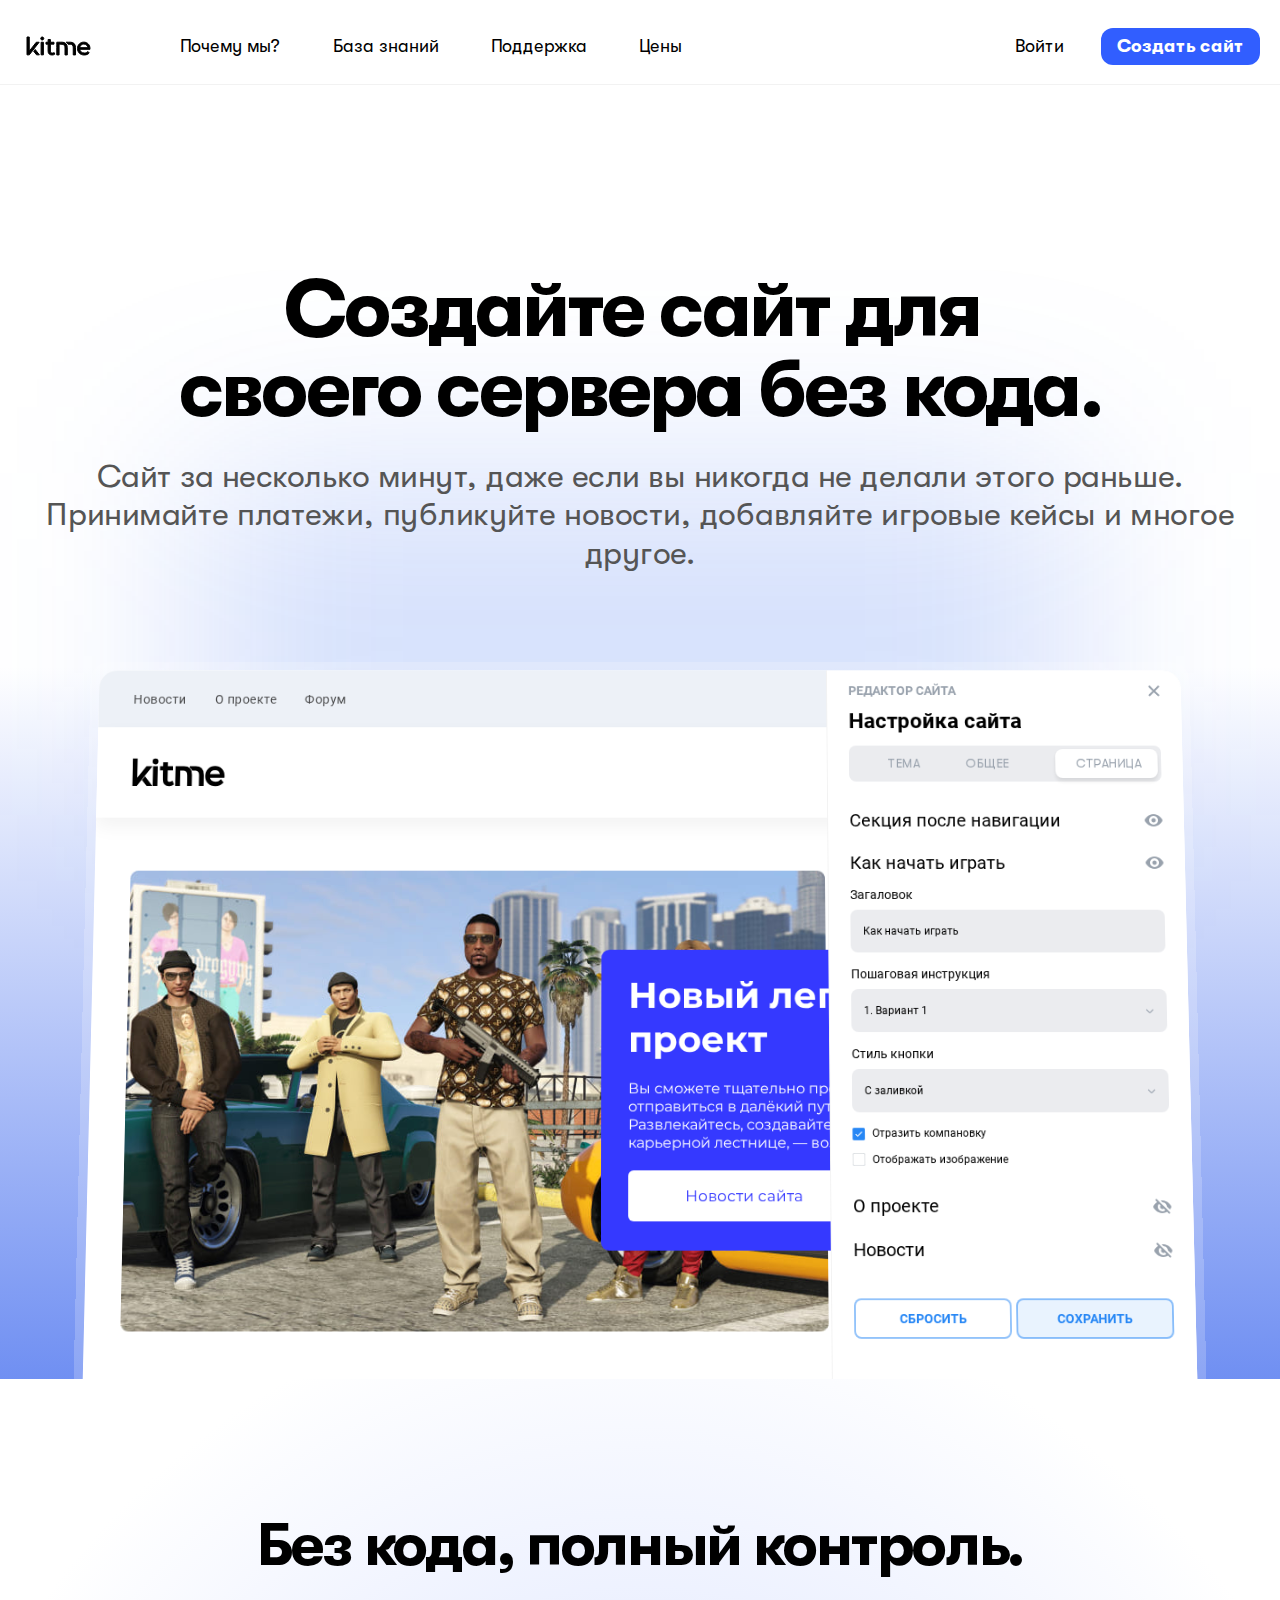
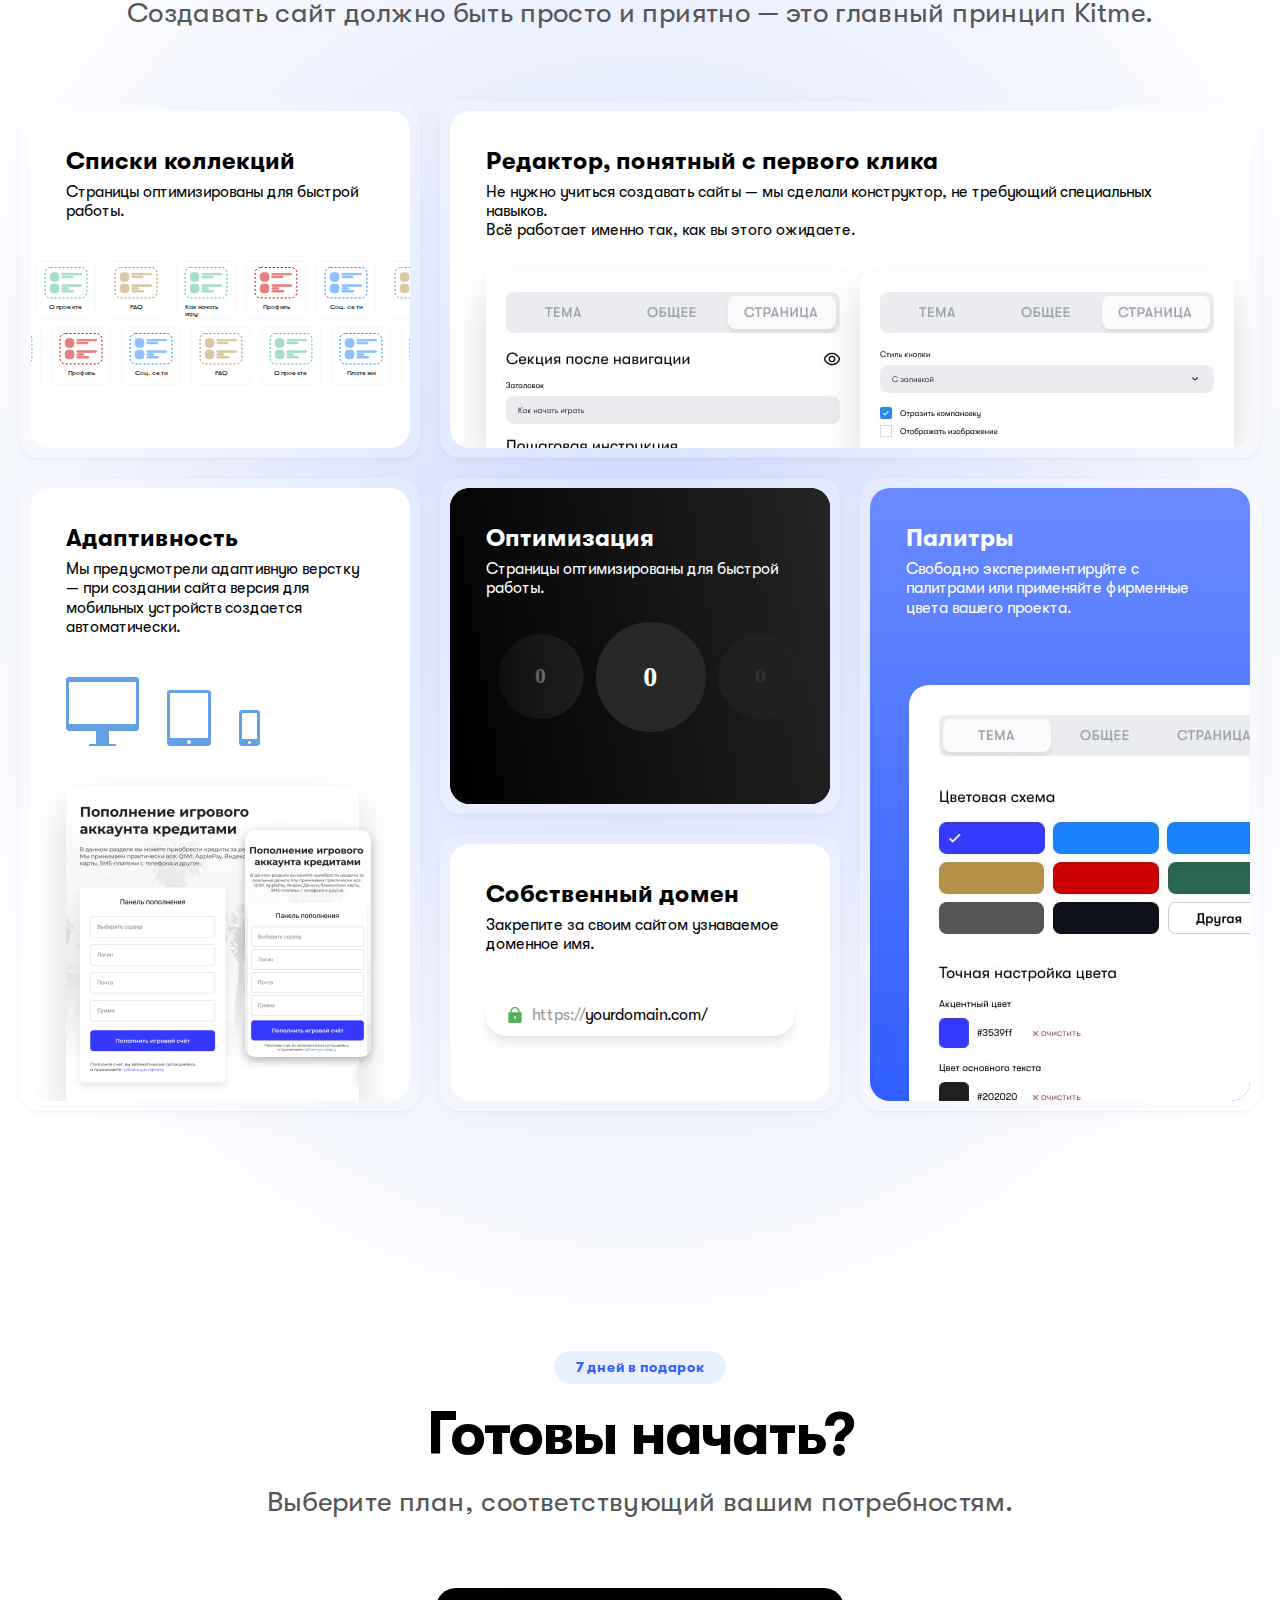
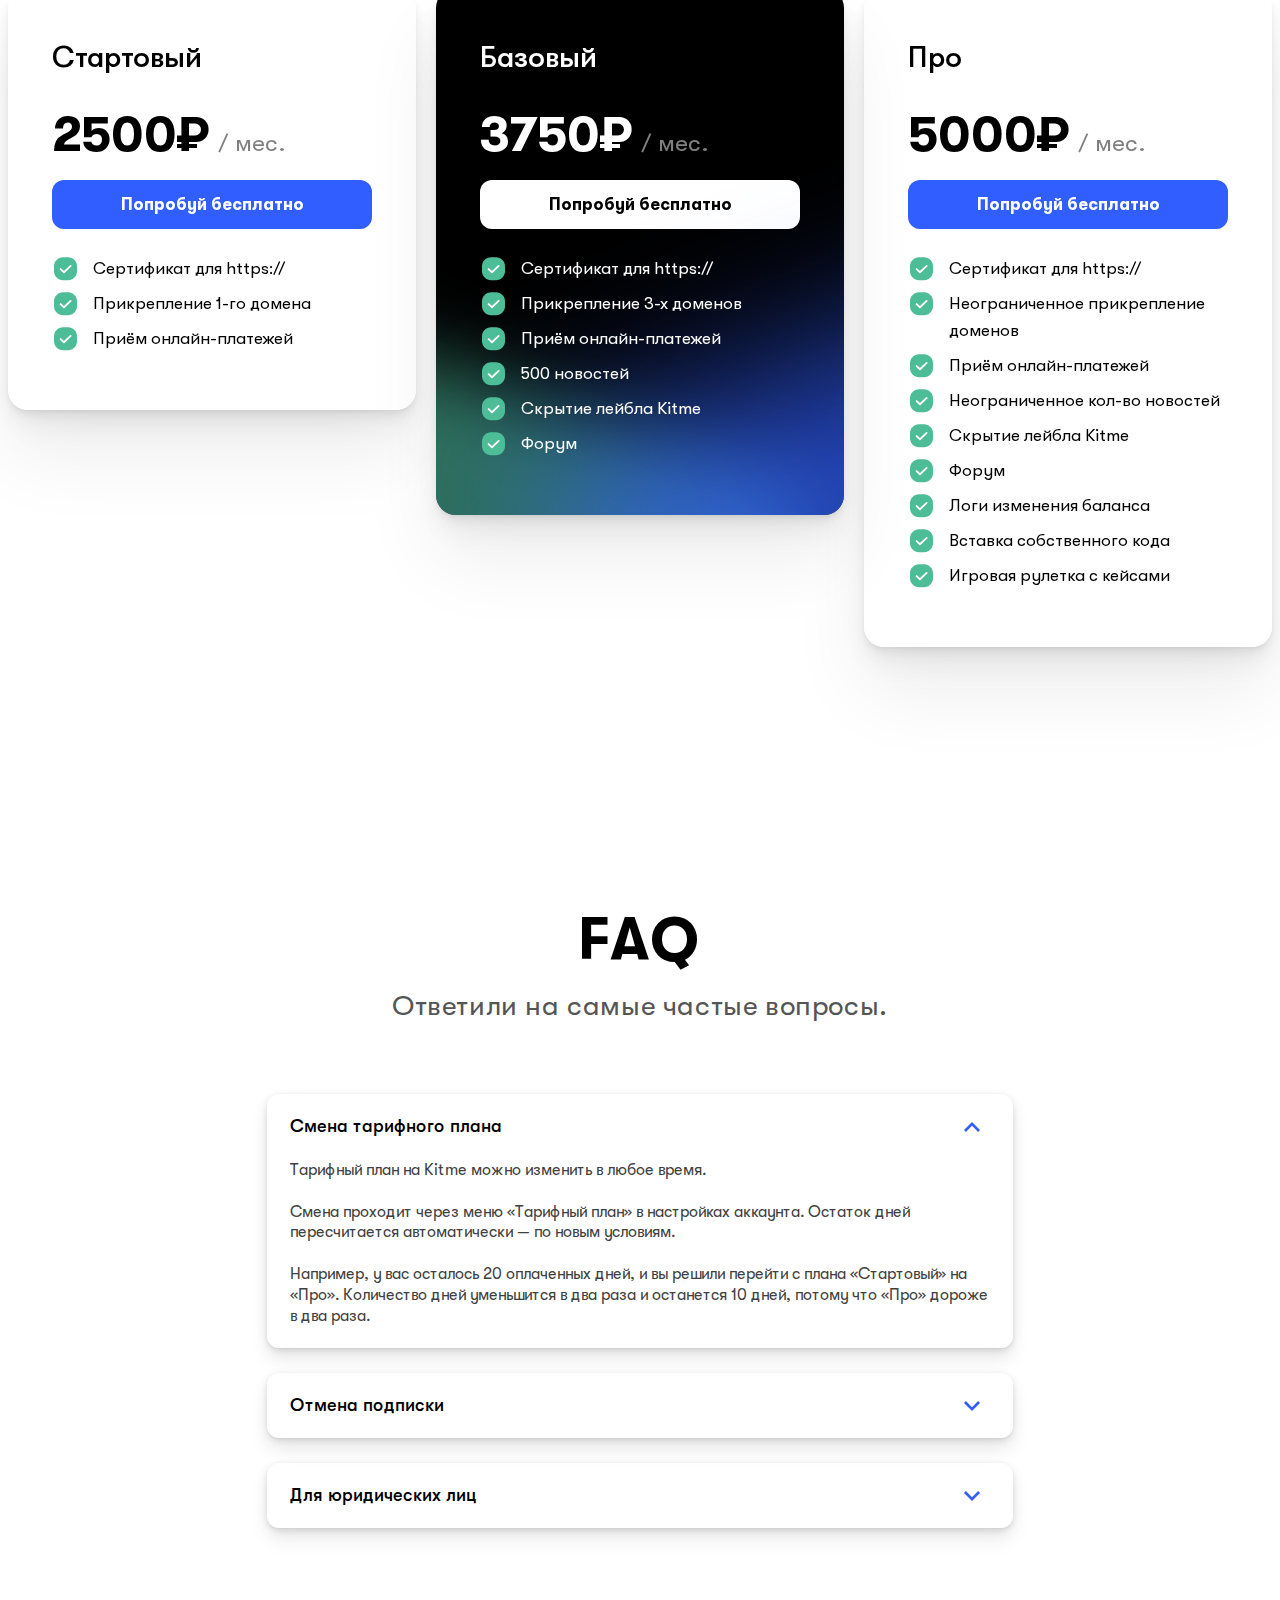
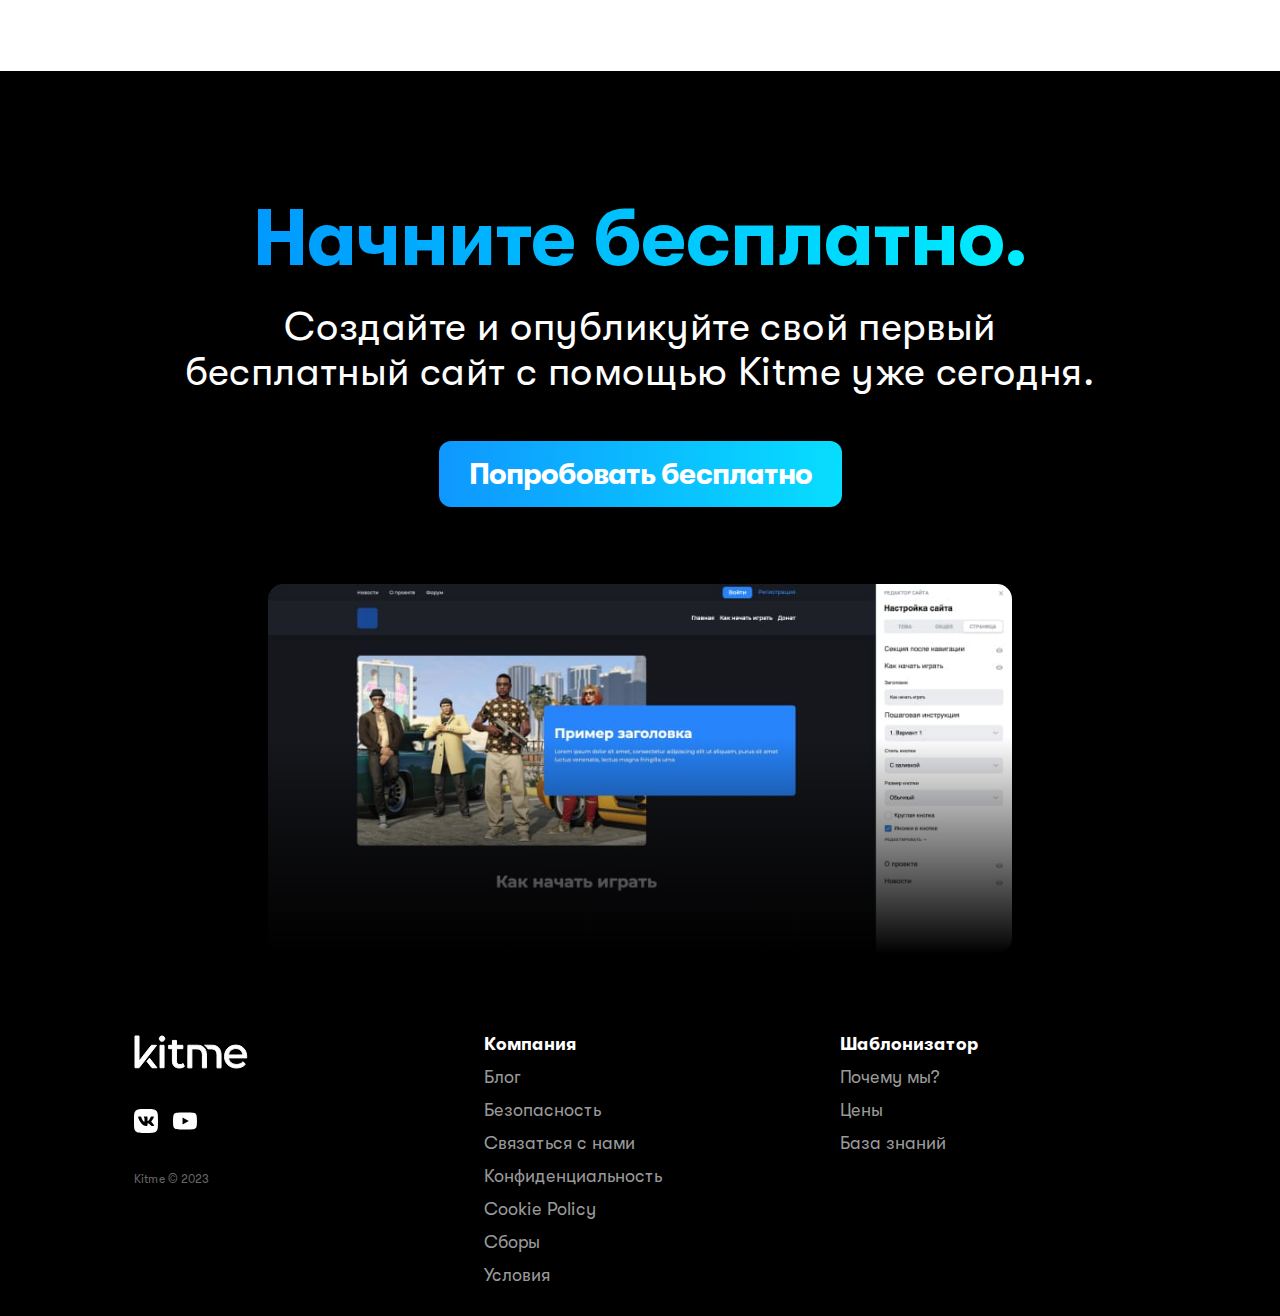
<file: index.html>
<!doctype html>
<html lang="ru">

  <head>
    <meta charset="UTF-8">
    <meta name="viewport" content="width=device-width,user-scalable=no,initial-scale=1,maximum-scale=1,minimum-scale=1">
    <title>Kitme</title>
    <link rel="stylesheet" href="https://cdn.jsdelivr.net/npm/swiper@8/swiper-bundle.min.css">
    <script defer="defer" src="./js/runtime.js"></script>
    <script defer="defer" src="./js/vendors.js"></script>
    <script defer="defer" src="./js/main.js"></script>
    <link href="./css/main.min.css" rel="stylesheet">
  </head>

  <body>
    <header class="header">
      <div class="header__wrapper container d-flex h-between v-center">
        <nav class="header__nav d-flex v-center"><a class="header__logo link-hover" href="#"><img src="assets/logo.svg" alt="logo"></a>
          <ul class="header__nav-items d-flex v-center">
            <li class="header__nav-item link-hover d-flex"><a class="header__nav-link no-underline" href="#">Почему мы?</a></li>
            <li class="header__nav-item link-hover d-flex"><a class="header__nav-link no-underline" href="#">База знаний</a></li>
            <li class="header__nav-item link-hover d-flex"><a class="header__nav-link no-underline" href="#">Поддержка</a></li>
            <li class="header__nav-item link-hover d-flex"><a class="header__nav-link no-underline" href="#">Цены</a></li>
          </ul>
        </nav>
        <div class="header__actions d-flex v-center"><a class="header__login link-hover no-underline" href="#">Войти</a><a class="header__create-site no-underline" href="#">Создать сайт</a>
          <div class="header__menu"><span></span><span> </span><span></span></div>
        </div>
      </div>
      <ul class="header__nav-burger">
        <li class="header__nav-item link-hover d-flex"><a class="header__nav-link no-underline" href="#">Почему мы?</a></li>
        <li class="header__nav-item link-hover d-flex"><a class="header__nav-link no-underline" href="#">База знаний</a></li>
        <li class="header__nav-item link-hover d-flex"><a class="header__nav-link no-underline" href="#">Поддержка</a></li>
        <li class="header__nav-item link-hover d-flex"><a class="header__nav-link no-underline" href="#">Цены</a></li>
      </ul>
    </header>
    <main>
      <section class="promo">
        <div class="promo__wrapper container text-center d-flex dir-column v-center">
          <h1 class="promo__title">Создайте сайт для&nbsp;<br>своего сервера без кода.</h1>
          <p class="promo__desctiption text-center">Сайт за несколько минут, даже если вы никогда не делали этого раньше.<br>Принимайте платежи, публикуйте новости, добавляйте игровые кейсы и многое другое.</p>
          <article class="site">
            <div class="site__wrapper">
              <div class="site__header">
                <div class="site__header-top">
                  <div class="site__header-top-links"><span class="site__header-top-link">Новости</span><span class="site__header-top-link">О проекте</span><span class="site__header-top-link">Форум</span></div>
                  <div class="site__header-top-actions"><span class="site__header-top-login">Войти</span><span class="site__header-top-registry">Регистрация</span></div>
                </div>
                <div class="site__header-bottom"><img class="site__header-bottom-logo" src="assets/logo.svg" alt="logo">
                  <div class="site__header-bottom-links"><span class="site__header-bottom-link">Главная</span><span class="site__header-bottom-link">Как начать играть</span><span class="site__header-bottom-link">Донат</span></div>
                </div>
              </div>
              <div class="site__container">
                <div class="site__hero text-left"><img class="site__hero-img" src="assets/hero-img.jpg" alt="hero">
                  <div class="site__hero-text">
                    <h3 class="site__hero-title">Новый легендарный проект</h3>
                    <p class="site__hero-description">Вы сможете тщательно проработать собственного персонажа и отправиться в далёкий путь, где вам никто не помешает. Развлекайтесь, создавайте бизнесы, работайте, поднимайтесь по карьерной лестнице, — возможностей великое множество.</p><span class="site__hero-news">Новости сайта</span>
                  </div>
                </div>
                <div class="site__steps-wrapper">
                  <div class="site__steps text-left">
                    <div class="site__step">
                      <h4 class="site__step-title">Шаг 1. Установка</h4>
                      <p class="site__step-description">Скачайте GTA Launcher. С его помощью вам не нужно ни о чём заботиться.</p>
                      <div class="site__step-button"><img class="site__download" src="assets/step-download-icon.svg" alt="download"><span class="site__button-text">Скачать</span></div>
                    </div><img class="site__img" src="assets/step-img.jpg" alt="step-img"><img class="site__img" src="assets/step-img.jpg" alt="step-img">
                    <div class="site__step">
                      <h4 class="site__step-title">Шаг 2. ЗАПУСК</h4>
                      <p class="site__step-description">Запустите Launcher. Он сам поставит нужные библиотеки, игру, лаунчер и модпак. Также он имеет дружелюбный интерфейс и дополнительный функционал.</p>
                    </div>
                    <div class="site__step">
                      <h4 class="site__step-title">Шаг 3.СЕРВЕР</h4>
                      <p class="site__step-description">Введите ник в специальное поле и кликните по кнопке "Играть" возле одного из серверов.</p>
                      <div class="site__step-button"><span class="site__button-text">Выбрать сервер</span></div>
                    </div><img class="site__img" src="assets/step-img.jpg" alt="step-img">
                  </div>
                </div>
              </div>
            </div>
            <div class="site__sidebar text-left">
              <div class="site__sidebar-header"><span class="site__sidebar-header-title">РЕДАКТОР САЙТА</span><img class="site__sidebar-header-close" src="assets/sidebar-close.svg" alt="close"></div>
              <div class="site__sidebar-title">Настройка сайта</div>
              <div class="site__sidebar-switch">
                <div class="site__sidebar-switch-item">ТЕМА</div>
                <div class="site__sidebar-switch-item">ОБЩЕЕ</div>
                <div class="site__sidebar-switch-item active">СТРАНИЦА</div>
              </div>
              <div class="site__sidebar-settings">
                <div class="site__sidebar-toggle default-margin"><span class="site__sidebar-toggle-text">Секция после навигации</span><img class="site__sidebar-toggle-icon" src="assets/visible-icon.svg" alt="visible-icon"></div>
                <div class="site__sidebar-toggle"><span class="site__sidebar-toggle-text">Как начать играть</span><img class="site__sidebar-toggle-icon" src="assets/visible-icon.svg" alt="visible-icon"></div>
                <div class="site__sidebar-settings-section"><span class="site__sidebar-settings-section-title">Загаловок</span><span class="site__sidebar-settings-section-input">Как начать играть</span></div>
                <div class="site__sidebar-settings-section"><span class="site__sidebar-settings-section-title">Пошаговая инструкция</span>
                  <div class="site__sidebar-settings-section-input"><span class="site__sidebar-settings-input-text">1. Вариант 1</span><img class="site__sidebar-settings-input-icon" src="assets/sidebar-arrow.svg" alt="arrow"></div>
                </div>
                <div class="site__sidebar-settings-section"><span class="site__sidebar-settings-section-title">Стиль кнопки</span>
                  <div class="site__sidebar-settings-section-input"><span class="site__sidebar-settings-input-text">С заливкой</span><img class="site__sidebar-settings-input-icon" src="assets/sidebar-arrow.svg" alt="arrow"></div>
                </div>
                <div class="site__sidebar-settings-checkbox"><img class="site__sidebar-settings-checkbox-icon" src="assets/checkbox-checked.svg" alt="checkbox"><span class="site__sidebar-settings-checkbox-text">Отразить компановку</span></div>
                <div class="site__sidebar-settings-checkbox"><img class="site__sidebar-settings-checkbox-icon" src="assets/checkbox-unchecked.svg" alt="checkbox"><span class="site__sidebar-settings-checkbox-text">Отображать изображение</span></div>
              </div>
              <div class="site__sidebar-toggle default-margin"><span class="site__sidebar-toggle-text">О проекте</span><img class="site__sidebar-toggle-icon" src="assets/invisible-icon.svg" alt="invisible-icon"></div>
              <div class="site__sidebar-toggle"><span class="site__sidebar-toggle-text">Новости</span><img class="site__sidebar-toggle-icon" src="assets/invisible-icon.svg" alt="invisible-icon"></div>
              <div class="site__sidebar-buttons text-uppercase"><span class="site__sidebar-button">Сбросить</span><span class="site__sidebar-button site__sidebar-button-blue">Сохранить</span></div>
            </div>
          </article>
          <div class="promo__image-container">
            <picture class="promo__image">
              <source srcset="assets/promo2.webp" type="image/webp"><img src="assets/promo2.jpg" alt="promo">
            </picture>
          </div>
        </div>
        <picture class="promo__image-sm">
          <source srcset="assets/promo2.webp" type="image/webp"><img src="assets/promo2.jpg" alt="promo">
        </picture>
      </section>
      <section class="advantages">
        <div class="advantages__wrapper container d-flex v-center dir-column">
          <h2 class="advantages__title">Без кода, полный контроль.</h2>
          <p class="advantages__description">Создавать сайт должно быть просто и приятно — это главный принцип Kitme.</p>
          <div class="advantages__cards">
            <article class="advantage-card collections-cards">
              <div class="advantage-card__wrapper">
                <h3 class="advantage-card__title">Списки коллекций</h3>
                <p class="advantage-card__description">Страницы оптимизированы для быстрой работы.</p>
                <div class="advantage-card__body">
                  <div class="collections-cards__cards">
                    <div class="collections-cards__cards-row-1 d-flex">
                      <article class="collection d-flex dir-column v-center">
                        <div class="collection__image"><svg class="brown-fill" width="44" height="32" viewBox="0 0 44 32" fill="none" xmlns="http://www.w3.org/2000/svg">
                            <rect class="border" x="1.07143" y="0.5" width="41.8571" height="30.4286" rx="5.5" fill="white" stroke="#B39148" stroke-dasharray="2 2"></rect>
                            <rect x="6.28571" y="5.71423" width="8.57143" height="8.57143" rx="3" fill="#B39148" fill-opacity="1"></rect>
                            <rect x="6.28571" y="17.1428" width="8.57143" height="8.57143" rx="3" fill="#B39148" fill-opacity="1"></rect>
                            <rect x="17.7143" y="6.42859" width="20" height="1.42857" rx="0.714286" fill="#B39148" fill-opacity="1"></rect>
                            <rect x="17.7143" y="17.8572" width="20" height="1.42857" rx="0.714286" fill="#B39148" fill-opacity="1"></rect>
                            <rect x="17.7143" y="23.5714" width="12.1429" height="1.42857" rx="0.714286" fill="#B39148" fill-opacity="1"></rect>
                            <rect x="17.7143" y="9.28577" width="11.4286" height="1.42857" rx="0.714286" fill="#B39148" fill-opacity="1"></rect>
                            <rect x="17.7143" y="20.7142" width="7.14286" height="1.42857" rx="0.714286" fill="#B39148" fill-opacity="1"></rect>
                          </svg></div><span class="collection__text">Новости</span>
                      </article>
                      <article class="collection d-flex dir-column v-center">
                        <div class="collection__image"><svg class="green-fill" width="44" height="32" viewBox="0 0 44 32" fill="none" xmlns="http://www.w3.org/2000/svg">
                            <rect class="border" x="1.07143" y="0.5" width="41.8571" height="30.4286" rx="5.5" fill="white" stroke="#B39148" stroke-dasharray="2 2"></rect>
                            <rect x="6.28571" y="5.71423" width="8.57143" height="8.57143" rx="3" fill="#B39148" fill-opacity="1"></rect>
                            <rect x="6.28571" y="17.1428" width="8.57143" height="8.57143" rx="3" fill="#B39148" fill-opacity="1"></rect>
                            <rect x="17.7143" y="6.42859" width="20" height="1.42857" rx="0.714286" fill="#B39148" fill-opacity="1"></rect>
                            <rect x="17.7143" y="17.8572" width="20" height="1.42857" rx="0.714286" fill="#B39148" fill-opacity="1"></rect>
                            <rect x="17.7143" y="23.5714" width="12.1429" height="1.42857" rx="0.714286" fill="#B39148" fill-opacity="1"></rect>
                            <rect x="17.7143" y="9.28577" width="11.4286" height="1.42857" rx="0.714286" fill="#B39148" fill-opacity="1"></rect>
                            <rect x="17.7143" y="20.7142" width="7.14286" height="1.42857" rx="0.714286" fill="#B39148" fill-opacity="1"></rect>
                          </svg></div><span class="collection__text">Сервера</span>
                      </article>
                      <article class="collection d-flex dir-column v-center">
                        <div class="collection__image"><svg class="red-fill" width="44" height="32" viewBox="0 0 44 32" fill="none" xmlns="http://www.w3.org/2000/svg">
                            <rect class="border" x="1.07143" y="0.5" width="41.8571" height="30.4286" rx="5.5" fill="white" stroke="#B39148" stroke-dasharray="2 2"></rect>
                            <rect x="6.28571" y="5.71423" width="8.57143" height="8.57143" rx="3" fill="#B39148" fill-opacity="1"></rect>
                            <rect x="6.28571" y="17.1428" width="8.57143" height="8.57143" rx="3" fill="#B39148" fill-opacity="1"></rect>
                            <rect x="17.7143" y="6.42859" width="20" height="1.42857" rx="0.714286" fill="#B39148" fill-opacity="1"></rect>
                            <rect x="17.7143" y="17.8572" width="20" height="1.42857" rx="0.714286" fill="#B39148" fill-opacity="1"></rect>
                            <rect x="17.7143" y="23.5714" width="12.1429" height="1.42857" rx="0.714286" fill="#B39148" fill-opacity="1"></rect>
                            <rect x="17.7143" y="9.28577" width="11.4286" height="1.42857" rx="0.714286" fill="#B39148" fill-opacity="1"></rect>
                            <rect x="17.7143" y="20.7142" width="7.14286" height="1.42857" rx="0.714286" fill="#B39148" fill-opacity="1"></rect>
                          </svg></div><span class="collection__text">Рулетка</span>
                      </article>
                      <article class="collection d-flex dir-column v-center">
                        <div class="collection__image"><svg class="grey-fill" width="44" height="32" viewBox="0 0 44 32" fill="none" xmlns="http://www.w3.org/2000/svg">
                            <rect class="border" x="1.07143" y="0.5" width="41.8571" height="30.4286" rx="5.5" fill="white" stroke="#B39148" stroke-dasharray="2 2"></rect>
                            <rect x="6.28571" y="5.71423" width="8.57143" height="8.57143" rx="3" fill="#B39148" fill-opacity="1"></rect>
                            <rect x="6.28571" y="17.1428" width="8.57143" height="8.57143" rx="3" fill="#B39148" fill-opacity="1"></rect>
                            <rect x="17.7143" y="6.42859" width="20" height="1.42857" rx="0.714286" fill="#B39148" fill-opacity="1"></rect>
                            <rect x="17.7143" y="17.8572" width="20" height="1.42857" rx="0.714286" fill="#B39148" fill-opacity="1"></rect>
                            <rect x="17.7143" y="23.5714" width="12.1429" height="1.42857" rx="0.714286" fill="#B39148" fill-opacity="1"></rect>
                            <rect x="17.7143" y="9.28577" width="11.4286" height="1.42857" rx="0.714286" fill="#B39148" fill-opacity="1"></rect>
                            <rect x="17.7143" y="20.7142" width="7.14286" height="1.42857" rx="0.714286" fill="#B39148" fill-opacity="1"></rect>
                          </svg></div><span class="collection__text">Форум</span>
                      </article>
                      <article class="collection d-flex dir-column v-center">
                        <div class="collection__image"><svg class="blue-fill" width="44" height="32" viewBox="0 0 44 32" fill="none" xmlns="http://www.w3.org/2000/svg">
                            <rect class="border" x="1.07143" y="0.5" width="41.8571" height="30.4286" rx="5.5" fill="white" stroke="#B39148" stroke-dasharray="2 2"></rect>
                            <rect x="6.28571" y="5.71423" width="8.57143" height="8.57143" rx="3" fill="#B39148" fill-opacity="1"></rect>
                            <rect x="6.28571" y="17.1428" width="8.57143" height="8.57143" rx="3" fill="#B39148" fill-opacity="1"></rect>
                            <rect x="17.7143" y="6.42859" width="20" height="1.42857" rx="0.714286" fill="#B39148" fill-opacity="1"></rect>
                            <rect x="17.7143" y="17.8572" width="20" height="1.42857" rx="0.714286" fill="#B39148" fill-opacity="1"></rect>
                            <rect x="17.7143" y="23.5714" width="12.1429" height="1.42857" rx="0.714286" fill="#B39148" fill-opacity="1"></rect>
                            <rect x="17.7143" y="9.28577" width="11.4286" height="1.42857" rx="0.714286" fill="#B39148" fill-opacity="1"></rect>
                            <rect x="17.7143" y="20.7142" width="7.14286" height="1.42857" rx="0.714286" fill="#B39148" fill-opacity="1"></rect>
                          </svg></div><span class="collection__text">Платежи</span>
                      </article>
                      <article class="collection d-flex dir-column v-center">
                        <div class="collection__image"><svg class="ocean-fill" width="44" height="32" viewBox="0 0 44 32" fill="none" xmlns="http://www.w3.org/2000/svg">
                            <rect class="border" x="1.07143" y="0.5" width="41.8571" height="30.4286" rx="5.5" fill="white" stroke="#B39148" stroke-dasharray="2 2"></rect>
                            <rect x="6.28571" y="5.71423" width="8.57143" height="8.57143" rx="3" fill="#B39148" fill-opacity="1"></rect>
                            <rect x="6.28571" y="17.1428" width="8.57143" height="8.57143" rx="3" fill="#B39148" fill-opacity="1"></rect>
                            <rect x="17.7143" y="6.42859" width="20" height="1.42857" rx="0.714286" fill="#B39148" fill-opacity="1"></rect>
                            <rect x="17.7143" y="17.8572" width="20" height="1.42857" rx="0.714286" fill="#B39148" fill-opacity="1"></rect>
                            <rect x="17.7143" y="23.5714" width="12.1429" height="1.42857" rx="0.714286" fill="#B39148" fill-opacity="1"></rect>
                            <rect x="17.7143" y="9.28577" width="11.4286" height="1.42857" rx="0.714286" fill="#B39148" fill-opacity="1"></rect>
                            <rect x="17.7143" y="20.7142" width="7.14286" height="1.42857" rx="0.714286" fill="#B39148" fill-opacity="1"></rect>
                          </svg></div><span class="collection__text">О проекте</span>
                      </article>
                      <article class="collection d-flex dir-column v-center">
                        <div class="collection__image"><svg class="brown-fill" width="44" height="32" viewBox="0 0 44 32" fill="none" xmlns="http://www.w3.org/2000/svg">
                            <rect class="border" x="1.07143" y="0.5" width="41.8571" height="30.4286" rx="5.5" fill="white" stroke="#B39148" stroke-dasharray="2 2"></rect>
                            <rect x="6.28571" y="5.71423" width="8.57143" height="8.57143" rx="3" fill="#B39148" fill-opacity="1"></rect>
                            <rect x="6.28571" y="17.1428" width="8.57143" height="8.57143" rx="3" fill="#B39148" fill-opacity="1"></rect>
                            <rect x="17.7143" y="6.42859" width="20" height="1.42857" rx="0.714286" fill="#B39148" fill-opacity="1"></rect>
                            <rect x="17.7143" y="17.8572" width="20" height="1.42857" rx="0.714286" fill="#B39148" fill-opacity="1"></rect>
                            <rect x="17.7143" y="23.5714" width="12.1429" height="1.42857" rx="0.714286" fill="#B39148" fill-opacity="1"></rect>
                            <rect x="17.7143" y="9.28577" width="11.4286" height="1.42857" rx="0.714286" fill="#B39148" fill-opacity="1"></rect>
                            <rect x="17.7143" y="20.7142" width="7.14286" height="1.42857" rx="0.714286" fill="#B39148" fill-opacity="1"></rect>
                          </svg></div><span class="collection__text">FAQ</span>
                      </article>
                      <article class="collection d-flex dir-column v-center">
                        <div class="collection__image"><svg class="ocean-fill" width="44" height="32" viewBox="0 0 44 32" fill="none" xmlns="http://www.w3.org/2000/svg">
                            <rect class="border" x="1.07143" y="0.5" width="41.8571" height="30.4286" rx="5.5" fill="white" stroke="#B39148" stroke-dasharray="2 2"></rect>
                            <rect x="6.28571" y="5.71423" width="8.57143" height="8.57143" rx="3" fill="#B39148" fill-opacity="1"></rect>
                            <rect x="6.28571" y="17.1428" width="8.57143" height="8.57143" rx="3" fill="#B39148" fill-opacity="1"></rect>
                            <rect x="17.7143" y="6.42859" width="20" height="1.42857" rx="0.714286" fill="#B39148" fill-opacity="1"></rect>
                            <rect x="17.7143" y="17.8572" width="20" height="1.42857" rx="0.714286" fill="#B39148" fill-opacity="1"></rect>
                            <rect x="17.7143" y="23.5714" width="12.1429" height="1.42857" rx="0.714286" fill="#B39148" fill-opacity="1"></rect>
                            <rect x="17.7143" y="9.28577" width="11.4286" height="1.42857" rx="0.714286" fill="#B39148" fill-opacity="1"></rect>
                            <rect x="17.7143" y="20.7142" width="7.14286" height="1.42857" rx="0.714286" fill="#B39148" fill-opacity="1"></rect>
                          </svg></div><span class="collection__text">Как начать игру</span>
                      </article>
                      <article class="collection d-flex dir-column v-center">
                        <div class="collection__image"><svg class="red-fill" width="44" height="32" viewBox="0 0 44 32" fill="none" xmlns="http://www.w3.org/2000/svg">
                            <rect class="border" x="1.07143" y="0.5" width="41.8571" height="30.4286" rx="5.5" fill="white" stroke="#B39148" stroke-dasharray="2 2"></rect>
                            <rect x="6.28571" y="5.71423" width="8.57143" height="8.57143" rx="3" fill="#B39148" fill-opacity="1"></rect>
                            <rect x="6.28571" y="17.1428" width="8.57143" height="8.57143" rx="3" fill="#B39148" fill-opacity="1"></rect>
                            <rect x="17.7143" y="6.42859" width="20" height="1.42857" rx="0.714286" fill="#B39148" fill-opacity="1"></rect>
                            <rect x="17.7143" y="17.8572" width="20" height="1.42857" rx="0.714286" fill="#B39148" fill-opacity="1"></rect>
                            <rect x="17.7143" y="23.5714" width="12.1429" height="1.42857" rx="0.714286" fill="#B39148" fill-opacity="1"></rect>
                            <rect x="17.7143" y="9.28577" width="11.4286" height="1.42857" rx="0.714286" fill="#B39148" fill-opacity="1"></rect>
                            <rect x="17.7143" y="20.7142" width="7.14286" height="1.42857" rx="0.714286" fill="#B39148" fill-opacity="1"></rect>
                          </svg></div><span class="collection__text">Профиль</span>
                      </article>
                      <article class="collection d-flex dir-column v-center">
                        <div class="collection__image"><svg class="blue-fill" width="44" height="32" viewBox="0 0 44 32" fill="none" xmlns="http://www.w3.org/2000/svg">
                            <rect class="border" x="1.07143" y="0.5" width="41.8571" height="30.4286" rx="5.5" fill="white" stroke="#B39148" stroke-dasharray="2 2"></rect>
                            <rect x="6.28571" y="5.71423" width="8.57143" height="8.57143" rx="3" fill="#B39148" fill-opacity="1"></rect>
                            <rect x="6.28571" y="17.1428" width="8.57143" height="8.57143" rx="3" fill="#B39148" fill-opacity="1"></rect>
                            <rect x="17.7143" y="6.42859" width="20" height="1.42857" rx="0.714286" fill="#B39148" fill-opacity="1"></rect>
                            <rect x="17.7143" y="17.8572" width="20" height="1.42857" rx="0.714286" fill="#B39148" fill-opacity="1"></rect>
                            <rect x="17.7143" y="23.5714" width="12.1429" height="1.42857" rx="0.714286" fill="#B39148" fill-opacity="1"></rect>
                            <rect x="17.7143" y="9.28577" width="11.4286" height="1.42857" rx="0.714286" fill="#B39148" fill-opacity="1"></rect>
                            <rect x="17.7143" y="20.7142" width="7.14286" height="1.42857" rx="0.714286" fill="#B39148" fill-opacity="1"></rect>
                          </svg></div><span class="collection__text">Соц. сети</span>
                      </article>
                      <article class="collection d-flex dir-column v-center">
                        <div class="collection__image"><svg class="brown-fill" width="44" height="32" viewBox="0 0 44 32" fill="none" xmlns="http://www.w3.org/2000/svg">
                            <rect class="border" x="1.07143" y="0.5" width="41.8571" height="30.4286" rx="5.5" fill="white" stroke="#B39148" stroke-dasharray="2 2"></rect>
                            <rect x="6.28571" y="5.71423" width="8.57143" height="8.57143" rx="3" fill="#B39148" fill-opacity="1"></rect>
                            <rect x="6.28571" y="17.1428" width="8.57143" height="8.57143" rx="3" fill="#B39148" fill-opacity="1"></rect>
                            <rect x="17.7143" y="6.42859" width="20" height="1.42857" rx="0.714286" fill="#B39148" fill-opacity="1"></rect>
                            <rect x="17.7143" y="17.8572" width="20" height="1.42857" rx="0.714286" fill="#B39148" fill-opacity="1"></rect>
                            <rect x="17.7143" y="23.5714" width="12.1429" height="1.42857" rx="0.714286" fill="#B39148" fill-opacity="1"></rect>
                            <rect x="17.7143" y="9.28577" width="11.4286" height="1.42857" rx="0.714286" fill="#B39148" fill-opacity="1"></rect>
                            <rect x="17.7143" y="20.7142" width="7.14286" height="1.42857" rx="0.714286" fill="#B39148" fill-opacity="1"></rect>
                          </svg></div><span class="collection__text">FAQ</span>
                      </article>
                      <article class="collection d-flex dir-column v-center">
                        <div class="collection__image"><svg class="brown-fill" width="44" height="32" viewBox="0 0 44 32" fill="none" xmlns="http://www.w3.org/2000/svg">
                            <rect class="border" x="1.07143" y="0.5" width="41.8571" height="30.4286" rx="5.5" fill="white" stroke="#B39148" stroke-dasharray="2 2"></rect>
                            <rect x="6.28571" y="5.71423" width="8.57143" height="8.57143" rx="3" fill="#B39148" fill-opacity="1"></rect>
                            <rect x="6.28571" y="17.1428" width="8.57143" height="8.57143" rx="3" fill="#B39148" fill-opacity="1"></rect>
                            <rect x="17.7143" y="6.42859" width="20" height="1.42857" rx="0.714286" fill="#B39148" fill-opacity="1"></rect>
                            <rect x="17.7143" y="17.8572" width="20" height="1.42857" rx="0.714286" fill="#B39148" fill-opacity="1"></rect>
                            <rect x="17.7143" y="23.5714" width="12.1429" height="1.42857" rx="0.714286" fill="#B39148" fill-opacity="1"></rect>
                            <rect x="17.7143" y="9.28577" width="11.4286" height="1.42857" rx="0.714286" fill="#B39148" fill-opacity="1"></rect>
                            <rect x="17.7143" y="20.7142" width="7.14286" height="1.42857" rx="0.714286" fill="#B39148" fill-opacity="1"></rect>
                          </svg></div><span class="collection__text">Новости</span>
                      </article>
                      <article class="collection d-flex dir-column v-center">
                        <div class="collection__image"><svg class="green-fill" width="44" height="32" viewBox="0 0 44 32" fill="none" xmlns="http://www.w3.org/2000/svg">
                            <rect class="border" x="1.07143" y="0.5" width="41.8571" height="30.4286" rx="5.5" fill="white" stroke="#B39148" stroke-dasharray="2 2"></rect>
                            <rect x="6.28571" y="5.71423" width="8.57143" height="8.57143" rx="3" fill="#B39148" fill-opacity="1"></rect>
                            <rect x="6.28571" y="17.1428" width="8.57143" height="8.57143" rx="3" fill="#B39148" fill-opacity="1"></rect>
                            <rect x="17.7143" y="6.42859" width="20" height="1.42857" rx="0.714286" fill="#B39148" fill-opacity="1"></rect>
                            <rect x="17.7143" y="17.8572" width="20" height="1.42857" rx="0.714286" fill="#B39148" fill-opacity="1"></rect>
                            <rect x="17.7143" y="23.5714" width="12.1429" height="1.42857" rx="0.714286" fill="#B39148" fill-opacity="1"></rect>
                            <rect x="17.7143" y="9.28577" width="11.4286" height="1.42857" rx="0.714286" fill="#B39148" fill-opacity="1"></rect>
                            <rect x="17.7143" y="20.7142" width="7.14286" height="1.42857" rx="0.714286" fill="#B39148" fill-opacity="1"></rect>
                          </svg></div><span class="collection__text">Сервера</span>
                      </article>
                      <article class="collection d-flex dir-column v-center">
                        <div class="collection__image"><svg class="red-fill" width="44" height="32" viewBox="0 0 44 32" fill="none" xmlns="http://www.w3.org/2000/svg">
                            <rect class="border" x="1.07143" y="0.5" width="41.8571" height="30.4286" rx="5.5" fill="white" stroke="#B39148" stroke-dasharray="2 2"></rect>
                            <rect x="6.28571" y="5.71423" width="8.57143" height="8.57143" rx="3" fill="#B39148" fill-opacity="1"></rect>
                            <rect x="6.28571" y="17.1428" width="8.57143" height="8.57143" rx="3" fill="#B39148" fill-opacity="1"></rect>
                            <rect x="17.7143" y="6.42859" width="20" height="1.42857" rx="0.714286" fill="#B39148" fill-opacity="1"></rect>
                            <rect x="17.7143" y="17.8572" width="20" height="1.42857" rx="0.714286" fill="#B39148" fill-opacity="1"></rect>
                            <rect x="17.7143" y="23.5714" width="12.1429" height="1.42857" rx="0.714286" fill="#B39148" fill-opacity="1"></rect>
                            <rect x="17.7143" y="9.28577" width="11.4286" height="1.42857" rx="0.714286" fill="#B39148" fill-opacity="1"></rect>
                            <rect x="17.7143" y="20.7142" width="7.14286" height="1.42857" rx="0.714286" fill="#B39148" fill-opacity="1"></rect>
                          </svg></div><span class="collection__text">Рулетка</span>
                      </article>
                      <article class="collection d-flex dir-column v-center">
                        <div class="collection__image"><svg class="grey-fill" width="44" height="32" viewBox="0 0 44 32" fill="none" xmlns="http://www.w3.org/2000/svg">
                            <rect class="border" x="1.07143" y="0.5" width="41.8571" height="30.4286" rx="5.5" fill="white" stroke="#B39148" stroke-dasharray="2 2"></rect>
                            <rect x="6.28571" y="5.71423" width="8.57143" height="8.57143" rx="3" fill="#B39148" fill-opacity="1"></rect>
                            <rect x="6.28571" y="17.1428" width="8.57143" height="8.57143" rx="3" fill="#B39148" fill-opacity="1"></rect>
                            <rect x="17.7143" y="6.42859" width="20" height="1.42857" rx="0.714286" fill="#B39148" fill-opacity="1"></rect>
                            <rect x="17.7143" y="17.8572" width="20" height="1.42857" rx="0.714286" fill="#B39148" fill-opacity="1"></rect>
                            <rect x="17.7143" y="23.5714" width="12.1429" height="1.42857" rx="0.714286" fill="#B39148" fill-opacity="1"></rect>
                            <rect x="17.7143" y="9.28577" width="11.4286" height="1.42857" rx="0.714286" fill="#B39148" fill-opacity="1"></rect>
                            <rect x="17.7143" y="20.7142" width="7.14286" height="1.42857" rx="0.714286" fill="#B39148" fill-opacity="1"></rect>
                          </svg></div><span class="collection__text">Форум</span>
                      </article>
                      <article class="collection d-flex dir-column v-center">
                        <div class="collection__image"><svg class="blue-fill" width="44" height="32" viewBox="0 0 44 32" fill="none" xmlns="http://www.w3.org/2000/svg">
                            <rect class="border" x="1.07143" y="0.5" width="41.8571" height="30.4286" rx="5.5" fill="white" stroke="#B39148" stroke-dasharray="2 2"></rect>
                            <rect x="6.28571" y="5.71423" width="8.57143" height="8.57143" rx="3" fill="#B39148" fill-opacity="1"></rect>
                            <rect x="6.28571" y="17.1428" width="8.57143" height="8.57143" rx="3" fill="#B39148" fill-opacity="1"></rect>
                            <rect x="17.7143" y="6.42859" width="20" height="1.42857" rx="0.714286" fill="#B39148" fill-opacity="1"></rect>
                            <rect x="17.7143" y="17.8572" width="20" height="1.42857" rx="0.714286" fill="#B39148" fill-opacity="1"></rect>
                            <rect x="17.7143" y="23.5714" width="12.1429" height="1.42857" rx="0.714286" fill="#B39148" fill-opacity="1"></rect>
                            <rect x="17.7143" y="9.28577" width="11.4286" height="1.42857" rx="0.714286" fill="#B39148" fill-opacity="1"></rect>
                            <rect x="17.7143" y="20.7142" width="7.14286" height="1.42857" rx="0.714286" fill="#B39148" fill-opacity="1"></rect>
                          </svg></div><span class="collection__text">Платежи</span>
                      </article>
                      <article class="collection d-flex dir-column v-center">
                        <div class="collection__image"><svg class="ocean-fill" width="44" height="32" viewBox="0 0 44 32" fill="none" xmlns="http://www.w3.org/2000/svg">
                            <rect class="border" x="1.07143" y="0.5" width="41.8571" height="30.4286" rx="5.5" fill="white" stroke="#B39148" stroke-dasharray="2 2"></rect>
                            <rect x="6.28571" y="5.71423" width="8.57143" height="8.57143" rx="3" fill="#B39148" fill-opacity="1"></rect>
                            <rect x="6.28571" y="17.1428" width="8.57143" height="8.57143" rx="3" fill="#B39148" fill-opacity="1"></rect>
                            <rect x="17.7143" y="6.42859" width="20" height="1.42857" rx="0.714286" fill="#B39148" fill-opacity="1"></rect>
                            <rect x="17.7143" y="17.8572" width="20" height="1.42857" rx="0.714286" fill="#B39148" fill-opacity="1"></rect>
                            <rect x="17.7143" y="23.5714" width="12.1429" height="1.42857" rx="0.714286" fill="#B39148" fill-opacity="1"></rect>
                            <rect x="17.7143" y="9.28577" width="11.4286" height="1.42857" rx="0.714286" fill="#B39148" fill-opacity="1"></rect>
                            <rect x="17.7143" y="20.7142" width="7.14286" height="1.42857" rx="0.714286" fill="#B39148" fill-opacity="1"></rect>
                          </svg></div><span class="collection__text">О проекте</span>
                      </article>
                      <article class="collection d-flex dir-column v-center">
                        <div class="collection__image"><svg class="brown-fill" width="44" height="32" viewBox="0 0 44 32" fill="none" xmlns="http://www.w3.org/2000/svg">
                            <rect class="border" x="1.07143" y="0.5" width="41.8571" height="30.4286" rx="5.5" fill="white" stroke="#B39148" stroke-dasharray="2 2"></rect>
                            <rect x="6.28571" y="5.71423" width="8.57143" height="8.57143" rx="3" fill="#B39148" fill-opacity="1"></rect>
                            <rect x="6.28571" y="17.1428" width="8.57143" height="8.57143" rx="3" fill="#B39148" fill-opacity="1"></rect>
                            <rect x="17.7143" y="6.42859" width="20" height="1.42857" rx="0.714286" fill="#B39148" fill-opacity="1"></rect>
                            <rect x="17.7143" y="17.8572" width="20" height="1.42857" rx="0.714286" fill="#B39148" fill-opacity="1"></rect>
                            <rect x="17.7143" y="23.5714" width="12.1429" height="1.42857" rx="0.714286" fill="#B39148" fill-opacity="1"></rect>
                            <rect x="17.7143" y="9.28577" width="11.4286" height="1.42857" rx="0.714286" fill="#B39148" fill-opacity="1"></rect>
                            <rect x="17.7143" y="20.7142" width="7.14286" height="1.42857" rx="0.714286" fill="#B39148" fill-opacity="1"></rect>
                          </svg></div><span class="collection__text">FAQ</span>
                      </article>
                      <article class="collection d-flex dir-column v-center">
                        <div class="collection__image"><svg class="ocean-fill" width="44" height="32" viewBox="0 0 44 32" fill="none" xmlns="http://www.w3.org/2000/svg">
                            <rect class="border" x="1.07143" y="0.5" width="41.8571" height="30.4286" rx="5.5" fill="white" stroke="#B39148" stroke-dasharray="2 2"></rect>
                            <rect x="6.28571" y="5.71423" width="8.57143" height="8.57143" rx="3" fill="#B39148" fill-opacity="1"></rect>
                            <rect x="6.28571" y="17.1428" width="8.57143" height="8.57143" rx="3" fill="#B39148" fill-opacity="1"></rect>
                            <rect x="17.7143" y="6.42859" width="20" height="1.42857" rx="0.714286" fill="#B39148" fill-opacity="1"></rect>
                            <rect x="17.7143" y="17.8572" width="20" height="1.42857" rx="0.714286" fill="#B39148" fill-opacity="1"></rect>
                            <rect x="17.7143" y="23.5714" width="12.1429" height="1.42857" rx="0.714286" fill="#B39148" fill-opacity="1"></rect>
                            <rect x="17.7143" y="9.28577" width="11.4286" height="1.42857" rx="0.714286" fill="#B39148" fill-opacity="1"></rect>
                            <rect x="17.7143" y="20.7142" width="7.14286" height="1.42857" rx="0.714286" fill="#B39148" fill-opacity="1"></rect>
                          </svg></div><span class="collection__text">Как начать игру</span>
                      </article>
                      <article class="collection d-flex dir-column v-center">
                        <div class="collection__image"><svg class="red-fill" width="44" height="32" viewBox="0 0 44 32" fill="none" xmlns="http://www.w3.org/2000/svg">
                            <rect class="border" x="1.07143" y="0.5" width="41.8571" height="30.4286" rx="5.5" fill="white" stroke="#B39148" stroke-dasharray="2 2"></rect>
                            <rect x="6.28571" y="5.71423" width="8.57143" height="8.57143" rx="3" fill="#B39148" fill-opacity="1"></rect>
                            <rect x="6.28571" y="17.1428" width="8.57143" height="8.57143" rx="3" fill="#B39148" fill-opacity="1"></rect>
                            <rect x="17.7143" y="6.42859" width="20" height="1.42857" rx="0.714286" fill="#B39148" fill-opacity="1"></rect>
                            <rect x="17.7143" y="17.8572" width="20" height="1.42857" rx="0.714286" fill="#B39148" fill-opacity="1"></rect>
                            <rect x="17.7143" y="23.5714" width="12.1429" height="1.42857" rx="0.714286" fill="#B39148" fill-opacity="1"></rect>
                            <rect x="17.7143" y="9.28577" width="11.4286" height="1.42857" rx="0.714286" fill="#B39148" fill-opacity="1"></rect>
                            <rect x="17.7143" y="20.7142" width="7.14286" height="1.42857" rx="0.714286" fill="#B39148" fill-opacity="1"></rect>
                          </svg></div><span class="collection__text">Профиль</span>
                      </article>
                      <article class="collection d-flex dir-column v-center">
                        <div class="collection__image"><svg class="blue-fill" width="44" height="32" viewBox="0 0 44 32" fill="none" xmlns="http://www.w3.org/2000/svg">
                            <rect class="border" x="1.07143" y="0.5" width="41.8571" height="30.4286" rx="5.5" fill="white" stroke="#B39148" stroke-dasharray="2 2"></rect>
                            <rect x="6.28571" y="5.71423" width="8.57143" height="8.57143" rx="3" fill="#B39148" fill-opacity="1"></rect>
                            <rect x="6.28571" y="17.1428" width="8.57143" height="8.57143" rx="3" fill="#B39148" fill-opacity="1"></rect>
                            <rect x="17.7143" y="6.42859" width="20" height="1.42857" rx="0.714286" fill="#B39148" fill-opacity="1"></rect>
                            <rect x="17.7143" y="17.8572" width="20" height="1.42857" rx="0.714286" fill="#B39148" fill-opacity="1"></rect>
                            <rect x="17.7143" y="23.5714" width="12.1429" height="1.42857" rx="0.714286" fill="#B39148" fill-opacity="1"></rect>
                            <rect x="17.7143" y="9.28577" width="11.4286" height="1.42857" rx="0.714286" fill="#B39148" fill-opacity="1"></rect>
                            <rect x="17.7143" y="20.7142" width="7.14286" height="1.42857" rx="0.714286" fill="#B39148" fill-opacity="1"></rect>
                          </svg></div><span class="collection__text">Соц. сети</span>
                      </article>
                      <article class="collection d-flex dir-column v-center">
                        <div class="collection__image"><svg class="brown-fill" width="44" height="32" viewBox="0 0 44 32" fill="none" xmlns="http://www.w3.org/2000/svg">
                            <rect class="border" x="1.07143" y="0.5" width="41.8571" height="30.4286" rx="5.5" fill="white" stroke="#B39148" stroke-dasharray="2 2"></rect>
                            <rect x="6.28571" y="5.71423" width="8.57143" height="8.57143" rx="3" fill="#B39148" fill-opacity="1"></rect>
                            <rect x="6.28571" y="17.1428" width="8.57143" height="8.57143" rx="3" fill="#B39148" fill-opacity="1"></rect>
                            <rect x="17.7143" y="6.42859" width="20" height="1.42857" rx="0.714286" fill="#B39148" fill-opacity="1"></rect>
                            <rect x="17.7143" y="17.8572" width="20" height="1.42857" rx="0.714286" fill="#B39148" fill-opacity="1"></rect>
                            <rect x="17.7143" y="23.5714" width="12.1429" height="1.42857" rx="0.714286" fill="#B39148" fill-opacity="1"></rect>
                            <rect x="17.7143" y="9.28577" width="11.4286" height="1.42857" rx="0.714286" fill="#B39148" fill-opacity="1"></rect>
                            <rect x="17.7143" y="20.7142" width="7.14286" height="1.42857" rx="0.714286" fill="#B39148" fill-opacity="1"></rect>
                          </svg></div><span class="collection__text">FAQ</span>
                      </article>
                    </div>
                    <div class="collections-cards__cards-row-2 d-flex">
                      <article class="collection d-flex dir-column v-center">
                        <div class="collection__image"><svg class="ocean-fill" width="44" height="32" viewBox="0 0 44 32" fill="none" xmlns="http://www.w3.org/2000/svg">
                            <rect class="border" x="1.07143" y="0.5" width="41.8571" height="30.4286" rx="5.5" fill="white" stroke="#B39148" stroke-dasharray="2 2"></rect>
                            <rect x="6.28571" y="5.71423" width="8.57143" height="8.57143" rx="3" fill="#B39148" fill-opacity="1"></rect>
                            <rect x="6.28571" y="17.1428" width="8.57143" height="8.57143" rx="3" fill="#B39148" fill-opacity="1"></rect>
                            <rect x="17.7143" y="6.42859" width="20" height="1.42857" rx="0.714286" fill="#B39148" fill-opacity="1"></rect>
                            <rect x="17.7143" y="17.8572" width="20" height="1.42857" rx="0.714286" fill="#B39148" fill-opacity="1"></rect>
                            <rect x="17.7143" y="23.5714" width="12.1429" height="1.42857" rx="0.714286" fill="#B39148" fill-opacity="1"></rect>
                            <rect x="17.7143" y="9.28577" width="11.4286" height="1.42857" rx="0.714286" fill="#B39148" fill-opacity="1"></rect>
                            <rect x="17.7143" y="20.7142" width="7.14286" height="1.42857" rx="0.714286" fill="#B39148" fill-opacity="1"></rect>
                          </svg></div><span class="collection__text">Как начать игру</span>
                      </article>
                      <article class="collection d-flex dir-column v-center">
                        <div class="collection__image"><svg class="red-fill" width="44" height="32" viewBox="0 0 44 32" fill="none" xmlns="http://www.w3.org/2000/svg">
                            <rect class="border" x="1.07143" y="0.5" width="41.8571" height="30.4286" rx="5.5" fill="white" stroke="#B39148" stroke-dasharray="2 2"></rect>
                            <rect x="6.28571" y="5.71423" width="8.57143" height="8.57143" rx="3" fill="#B39148" fill-opacity="1"></rect>
                            <rect x="6.28571" y="17.1428" width="8.57143" height="8.57143" rx="3" fill="#B39148" fill-opacity="1"></rect>
                            <rect x="17.7143" y="6.42859" width="20" height="1.42857" rx="0.714286" fill="#B39148" fill-opacity="1"></rect>
                            <rect x="17.7143" y="17.8572" width="20" height="1.42857" rx="0.714286" fill="#B39148" fill-opacity="1"></rect>
                            <rect x="17.7143" y="23.5714" width="12.1429" height="1.42857" rx="0.714286" fill="#B39148" fill-opacity="1"></rect>
                            <rect x="17.7143" y="9.28577" width="11.4286" height="1.42857" rx="0.714286" fill="#B39148" fill-opacity="1"></rect>
                            <rect x="17.7143" y="20.7142" width="7.14286" height="1.42857" rx="0.714286" fill="#B39148" fill-opacity="1"></rect>
                          </svg></div><span class="collection__text">Профиль</span>
                      </article>
                      <article class="collection d-flex dir-column v-center">
                        <div class="collection__image"><svg class="blue-fill" width="44" height="32" viewBox="0 0 44 32" fill="none" xmlns="http://www.w3.org/2000/svg">
                            <rect class="border" x="1.07143" y="0.5" width="41.8571" height="30.4286" rx="5.5" fill="white" stroke="#B39148" stroke-dasharray="2 2"></rect>
                            <rect x="6.28571" y="5.71423" width="8.57143" height="8.57143" rx="3" fill="#B39148" fill-opacity="1"></rect>
                            <rect x="6.28571" y="17.1428" width="8.57143" height="8.57143" rx="3" fill="#B39148" fill-opacity="1"></rect>
                            <rect x="17.7143" y="6.42859" width="20" height="1.42857" rx="0.714286" fill="#B39148" fill-opacity="1"></rect>
                            <rect x="17.7143" y="17.8572" width="20" height="1.42857" rx="0.714286" fill="#B39148" fill-opacity="1"></rect>
                            <rect x="17.7143" y="23.5714" width="12.1429" height="1.42857" rx="0.714286" fill="#B39148" fill-opacity="1"></rect>
                            <rect x="17.7143" y="9.28577" width="11.4286" height="1.42857" rx="0.714286" fill="#B39148" fill-opacity="1"></rect>
                            <rect x="17.7143" y="20.7142" width="7.14286" height="1.42857" rx="0.714286" fill="#B39148" fill-opacity="1"></rect>
                          </svg></div><span class="collection__text">Соц. сети</span>
                      </article>
                      <article class="collection d-flex dir-column v-center">
                        <div class="collection__image"><svg class="brown-fill" width="44" height="32" viewBox="0 0 44 32" fill="none" xmlns="http://www.w3.org/2000/svg">
                            <rect class="border" x="1.07143" y="0.5" width="41.8571" height="30.4286" rx="5.5" fill="white" stroke="#B39148" stroke-dasharray="2 2"></rect>
                            <rect x="6.28571" y="5.71423" width="8.57143" height="8.57143" rx="3" fill="#B39148" fill-opacity="1"></rect>
                            <rect x="6.28571" y="17.1428" width="8.57143" height="8.57143" rx="3" fill="#B39148" fill-opacity="1"></rect>
                            <rect x="17.7143" y="6.42859" width="20" height="1.42857" rx="0.714286" fill="#B39148" fill-opacity="1"></rect>
                            <rect x="17.7143" y="17.8572" width="20" height="1.42857" rx="0.714286" fill="#B39148" fill-opacity="1"></rect>
                            <rect x="17.7143" y="23.5714" width="12.1429" height="1.42857" rx="0.714286" fill="#B39148" fill-opacity="1"></rect>
                            <rect x="17.7143" y="9.28577" width="11.4286" height="1.42857" rx="0.714286" fill="#B39148" fill-opacity="1"></rect>
                            <rect x="17.7143" y="20.7142" width="7.14286" height="1.42857" rx="0.714286" fill="#B39148" fill-opacity="1"></rect>
                          </svg></div><span class="collection__text">FAQ</span>
                      </article>
                      <article class="collection d-flex dir-column v-center">
                        <div class="collection__image"><svg class="ocean-fill" width="44" height="32" viewBox="0 0 44 32" fill="none" xmlns="http://www.w3.org/2000/svg">
                            <rect class="border" x="1.07143" y="0.5" width="41.8571" height="30.4286" rx="5.5" fill="white" stroke="#B39148" stroke-dasharray="2 2"></rect>
                            <rect x="6.28571" y="5.71423" width="8.57143" height="8.57143" rx="3" fill="#B39148" fill-opacity="1"></rect>
                            <rect x="6.28571" y="17.1428" width="8.57143" height="8.57143" rx="3" fill="#B39148" fill-opacity="1"></rect>
                            <rect x="17.7143" y="6.42859" width="20" height="1.42857" rx="0.714286" fill="#B39148" fill-opacity="1"></rect>
                            <rect x="17.7143" y="17.8572" width="20" height="1.42857" rx="0.714286" fill="#B39148" fill-opacity="1"></rect>
                            <rect x="17.7143" y="23.5714" width="12.1429" height="1.42857" rx="0.714286" fill="#B39148" fill-opacity="1"></rect>
                            <rect x="17.7143" y="9.28577" width="11.4286" height="1.42857" rx="0.714286" fill="#B39148" fill-opacity="1"></rect>
                            <rect x="17.7143" y="20.7142" width="7.14286" height="1.42857" rx="0.714286" fill="#B39148" fill-opacity="1"></rect>
                          </svg></div><span class="collection__text">О проекте</span>
                      </article>
                      <article class="collection d-flex dir-column v-center">
                        <div class="collection__image"><svg class="blue-fill" width="44" height="32" viewBox="0 0 44 32" fill="none" xmlns="http://www.w3.org/2000/svg">
                            <rect class="border" x="1.07143" y="0.5" width="41.8571" height="30.4286" rx="5.5" fill="white" stroke="#B39148" stroke-dasharray="2 2"></rect>
                            <rect x="6.28571" y="5.71423" width="8.57143" height="8.57143" rx="3" fill="#B39148" fill-opacity="1"></rect>
                            <rect x="6.28571" y="17.1428" width="8.57143" height="8.57143" rx="3" fill="#B39148" fill-opacity="1"></rect>
                            <rect x="17.7143" y="6.42859" width="20" height="1.42857" rx="0.714286" fill="#B39148" fill-opacity="1"></rect>
                            <rect x="17.7143" y="17.8572" width="20" height="1.42857" rx="0.714286" fill="#B39148" fill-opacity="1"></rect>
                            <rect x="17.7143" y="23.5714" width="12.1429" height="1.42857" rx="0.714286" fill="#B39148" fill-opacity="1"></rect>
                            <rect x="17.7143" y="9.28577" width="11.4286" height="1.42857" rx="0.714286" fill="#B39148" fill-opacity="1"></rect>
                            <rect x="17.7143" y="20.7142" width="7.14286" height="1.42857" rx="0.714286" fill="#B39148" fill-opacity="1"></rect>
                          </svg></div><span class="collection__text">Платежи</span>
                      </article>
                      <article class="collection d-flex dir-column v-center">
                        <div class="collection__image"><svg class="grey-fill" width="44" height="32" viewBox="0 0 44 32" fill="none" xmlns="http://www.w3.org/2000/svg">
                            <rect class="border" x="1.07143" y="0.5" width="41.8571" height="30.4286" rx="5.5" fill="white" stroke="#B39148" stroke-dasharray="2 2"></rect>
                            <rect x="6.28571" y="5.71423" width="8.57143" height="8.57143" rx="3" fill="#B39148" fill-opacity="1"></rect>
                            <rect x="6.28571" y="17.1428" width="8.57143" height="8.57143" rx="3" fill="#B39148" fill-opacity="1"></rect>
                            <rect x="17.7143" y="6.42859" width="20" height="1.42857" rx="0.714286" fill="#B39148" fill-opacity="1"></rect>
                            <rect x="17.7143" y="17.8572" width="20" height="1.42857" rx="0.714286" fill="#B39148" fill-opacity="1"></rect>
                            <rect x="17.7143" y="23.5714" width="12.1429" height="1.42857" rx="0.714286" fill="#B39148" fill-opacity="1"></rect>
                            <rect x="17.7143" y="9.28577" width="11.4286" height="1.42857" rx="0.714286" fill="#B39148" fill-opacity="1"></rect>
                            <rect x="17.7143" y="20.7142" width="7.14286" height="1.42857" rx="0.714286" fill="#B39148" fill-opacity="1"></rect>
                          </svg></div><span class="collection__text">Форум</span>
                      </article>
                      <article class="collection d-flex dir-column v-center">
                        <div class="collection__image"><svg class="green-fill" width="44" height="32" viewBox="0 0 44 32" fill="none" xmlns="http://www.w3.org/2000/svg">
                            <rect class="border" x="1.07143" y="0.5" width="41.8571" height="30.4286" rx="5.5" fill="white" stroke="#B39148" stroke-dasharray="2 2"></rect>
                            <rect x="6.28571" y="5.71423" width="8.57143" height="8.57143" rx="3" fill="#B39148" fill-opacity="1"></rect>
                            <rect x="6.28571" y="17.1428" width="8.57143" height="8.57143" rx="3" fill="#B39148" fill-opacity="1"></rect>
                            <rect x="17.7143" y="6.42859" width="20" height="1.42857" rx="0.714286" fill="#B39148" fill-opacity="1"></rect>
                            <rect x="17.7143" y="17.8572" width="20" height="1.42857" rx="0.714286" fill="#B39148" fill-opacity="1"></rect>
                            <rect x="17.7143" y="23.5714" width="12.1429" height="1.42857" rx="0.714286" fill="#B39148" fill-opacity="1"></rect>
                            <rect x="17.7143" y="9.28577" width="11.4286" height="1.42857" rx="0.714286" fill="#B39148" fill-opacity="1"></rect>
                            <rect x="17.7143" y="20.7142" width="7.14286" height="1.42857" rx="0.714286" fill="#B39148" fill-opacity="1"></rect>
                          </svg></div><span class="collection__text">Сервера</span>
                      </article>
                      <article class="collection d-flex dir-column v-center">
                        <div class="collection__image"><svg class="red-fill" width="44" height="32" viewBox="0 0 44 32" fill="none" xmlns="http://www.w3.org/2000/svg">
                            <rect class="border" x="1.07143" y="0.5" width="41.8571" height="30.4286" rx="5.5" fill="white" stroke="#B39148" stroke-dasharray="2 2"></rect>
                            <rect x="6.28571" y="5.71423" width="8.57143" height="8.57143" rx="3" fill="#B39148" fill-opacity="1"></rect>
                            <rect x="6.28571" y="17.1428" width="8.57143" height="8.57143" rx="3" fill="#B39148" fill-opacity="1"></rect>
                            <rect x="17.7143" y="6.42859" width="20" height="1.42857" rx="0.714286" fill="#B39148" fill-opacity="1"></rect>
                            <rect x="17.7143" y="17.8572" width="20" height="1.42857" rx="0.714286" fill="#B39148" fill-opacity="1"></rect>
                            <rect x="17.7143" y="23.5714" width="12.1429" height="1.42857" rx="0.714286" fill="#B39148" fill-opacity="1"></rect>
                            <rect x="17.7143" y="9.28577" width="11.4286" height="1.42857" rx="0.714286" fill="#B39148" fill-opacity="1"></rect>
                            <rect x="17.7143" y="20.7142" width="7.14286" height="1.42857" rx="0.714286" fill="#B39148" fill-opacity="1"></rect>
                          </svg></div><span class="collection__text">Рулетка</span>
                      </article>
                      <article class="collection d-flex dir-column v-center">
                        <div class="collection__image"><svg class="grey-fill" width="44" height="32" viewBox="0 0 44 32" fill="none" xmlns="http://www.w3.org/2000/svg">
                            <rect class="border" x="1.07143" y="0.5" width="41.8571" height="30.4286" rx="5.5" fill="white" stroke="#B39148" stroke-dasharray="2 2"></rect>
                            <rect x="6.28571" y="5.71423" width="8.57143" height="8.57143" rx="3" fill="#B39148" fill-opacity="1"></rect>
                            <rect x="6.28571" y="17.1428" width="8.57143" height="8.57143" rx="3" fill="#B39148" fill-opacity="1"></rect>
                            <rect x="17.7143" y="6.42859" width="20" height="1.42857" rx="0.714286" fill="#B39148" fill-opacity="1"></rect>
                            <rect x="17.7143" y="17.8572" width="20" height="1.42857" rx="0.714286" fill="#B39148" fill-opacity="1"></rect>
                            <rect x="17.7143" y="23.5714" width="12.1429" height="1.42857" rx="0.714286" fill="#B39148" fill-opacity="1"></rect>
                            <rect x="17.7143" y="9.28577" width="11.4286" height="1.42857" rx="0.714286" fill="#B39148" fill-opacity="1"></rect>
                            <rect x="17.7143" y="20.7142" width="7.14286" height="1.42857" rx="0.714286" fill="#B39148" fill-opacity="1"></rect>
                          </svg></div><span class="collection__text">Форум</span>
                      </article>
                      <article class="collection d-flex dir-column v-center">
                        <div class="collection__image"><svg class="blue-fill" width="44" height="32" viewBox="0 0 44 32" fill="none" xmlns="http://www.w3.org/2000/svg">
                            <rect class="border" x="1.07143" y="0.5" width="41.8571" height="30.4286" rx="5.5" fill="white" stroke="#B39148" stroke-dasharray="2 2"></rect>
                            <rect x="6.28571" y="5.71423" width="8.57143" height="8.57143" rx="3" fill="#B39148" fill-opacity="1"></rect>
                            <rect x="6.28571" y="17.1428" width="8.57143" height="8.57143" rx="3" fill="#B39148" fill-opacity="1"></rect>
                            <rect x="17.7143" y="6.42859" width="20" height="1.42857" rx="0.714286" fill="#B39148" fill-opacity="1"></rect>
                            <rect x="17.7143" y="17.8572" width="20" height="1.42857" rx="0.714286" fill="#B39148" fill-opacity="1"></rect>
                            <rect x="17.7143" y="23.5714" width="12.1429" height="1.42857" rx="0.714286" fill="#B39148" fill-opacity="1"></rect>
                            <rect x="17.7143" y="9.28577" width="11.4286" height="1.42857" rx="0.714286" fill="#B39148" fill-opacity="1"></rect>
                            <rect x="17.7143" y="20.7142" width="7.14286" height="1.42857" rx="0.714286" fill="#B39148" fill-opacity="1"></rect>
                          </svg></div><span class="collection__text">Платежи</span>
                      </article>
                      <article class="collection d-flex dir-column v-center">
                        <div class="collection__image"><svg class="ocean-fill" width="44" height="32" viewBox="0 0 44 32" fill="none" xmlns="http://www.w3.org/2000/svg">
                            <rect class="border" x="1.07143" y="0.5" width="41.8571" height="30.4286" rx="5.5" fill="white" stroke="#B39148" stroke-dasharray="2 2"></rect>
                            <rect x="6.28571" y="5.71423" width="8.57143" height="8.57143" rx="3" fill="#B39148" fill-opacity="1"></rect>
                            <rect x="6.28571" y="17.1428" width="8.57143" height="8.57143" rx="3" fill="#B39148" fill-opacity="1"></rect>
                            <rect x="17.7143" y="6.42859" width="20" height="1.42857" rx="0.714286" fill="#B39148" fill-opacity="1"></rect>
                            <rect x="17.7143" y="17.8572" width="20" height="1.42857" rx="0.714286" fill="#B39148" fill-opacity="1"></rect>
                            <rect x="17.7143" y="23.5714" width="12.1429" height="1.42857" rx="0.714286" fill="#B39148" fill-opacity="1"></rect>
                            <rect x="17.7143" y="9.28577" width="11.4286" height="1.42857" rx="0.714286" fill="#B39148" fill-opacity="1"></rect>
                            <rect x="17.7143" y="20.7142" width="7.14286" height="1.42857" rx="0.714286" fill="#B39148" fill-opacity="1"></rect>
                          </svg></div><span class="collection__text">Как начать игру</span>
                      </article>
                      <article class="collection d-flex dir-column v-center">
                        <div class="collection__image"><svg class="red-fill" width="44" height="32" viewBox="0 0 44 32" fill="none" xmlns="http://www.w3.org/2000/svg">
                            <rect class="border" x="1.07143" y="0.5" width="41.8571" height="30.4286" rx="5.5" fill="white" stroke="#B39148" stroke-dasharray="2 2"></rect>
                            <rect x="6.28571" y="5.71423" width="8.57143" height="8.57143" rx="3" fill="#B39148" fill-opacity="1"></rect>
                            <rect x="6.28571" y="17.1428" width="8.57143" height="8.57143" rx="3" fill="#B39148" fill-opacity="1"></rect>
                            <rect x="17.7143" y="6.42859" width="20" height="1.42857" rx="0.714286" fill="#B39148" fill-opacity="1"></rect>
                            <rect x="17.7143" y="17.8572" width="20" height="1.42857" rx="0.714286" fill="#B39148" fill-opacity="1"></rect>
                            <rect x="17.7143" y="23.5714" width="12.1429" height="1.42857" rx="0.714286" fill="#B39148" fill-opacity="1"></rect>
                            <rect x="17.7143" y="9.28577" width="11.4286" height="1.42857" rx="0.714286" fill="#B39148" fill-opacity="1"></rect>
                            <rect x="17.7143" y="20.7142" width="7.14286" height="1.42857" rx="0.714286" fill="#B39148" fill-opacity="1"></rect>
                          </svg></div><span class="collection__text">Профиль</span>
                      </article>
                      <article class="collection d-flex dir-column v-center">
                        <div class="collection__image"><svg class="blue-fill" width="44" height="32" viewBox="0 0 44 32" fill="none" xmlns="http://www.w3.org/2000/svg">
                            <rect class="border" x="1.07143" y="0.5" width="41.8571" height="30.4286" rx="5.5" fill="white" stroke="#B39148" stroke-dasharray="2 2"></rect>
                            <rect x="6.28571" y="5.71423" width="8.57143" height="8.57143" rx="3" fill="#B39148" fill-opacity="1"></rect>
                            <rect x="6.28571" y="17.1428" width="8.57143" height="8.57143" rx="3" fill="#B39148" fill-opacity="1"></rect>
                            <rect x="17.7143" y="6.42859" width="20" height="1.42857" rx="0.714286" fill="#B39148" fill-opacity="1"></rect>
                            <rect x="17.7143" y="17.8572" width="20" height="1.42857" rx="0.714286" fill="#B39148" fill-opacity="1"></rect>
                            <rect x="17.7143" y="23.5714" width="12.1429" height="1.42857" rx="0.714286" fill="#B39148" fill-opacity="1"></rect>
                            <rect x="17.7143" y="9.28577" width="11.4286" height="1.42857" rx="0.714286" fill="#B39148" fill-opacity="1"></rect>
                            <rect x="17.7143" y="20.7142" width="7.14286" height="1.42857" rx="0.714286" fill="#B39148" fill-opacity="1"></rect>
                          </svg></div><span class="collection__text">Соц. сети</span>
                      </article>
                      <article class="collection d-flex dir-column v-center">
                        <div class="collection__image"><svg class="brown-fill" width="44" height="32" viewBox="0 0 44 32" fill="none" xmlns="http://www.w3.org/2000/svg">
                            <rect class="border" x="1.07143" y="0.5" width="41.8571" height="30.4286" rx="5.5" fill="white" stroke="#B39148" stroke-dasharray="2 2"></rect>
                            <rect x="6.28571" y="5.71423" width="8.57143" height="8.57143" rx="3" fill="#B39148" fill-opacity="1"></rect>
                            <rect x="6.28571" y="17.1428" width="8.57143" height="8.57143" rx="3" fill="#B39148" fill-opacity="1"></rect>
                            <rect x="17.7143" y="6.42859" width="20" height="1.42857" rx="0.714286" fill="#B39148" fill-opacity="1"></rect>
                            <rect x="17.7143" y="17.8572" width="20" height="1.42857" rx="0.714286" fill="#B39148" fill-opacity="1"></rect>
                            <rect x="17.7143" y="23.5714" width="12.1429" height="1.42857" rx="0.714286" fill="#B39148" fill-opacity="1"></rect>
                            <rect x="17.7143" y="9.28577" width="11.4286" height="1.42857" rx="0.714286" fill="#B39148" fill-opacity="1"></rect>
                            <rect x="17.7143" y="20.7142" width="7.14286" height="1.42857" rx="0.714286" fill="#B39148" fill-opacity="1"></rect>
                          </svg></div><span class="collection__text">FAQ</span>
                      </article>
                      <article class="collection d-flex dir-column v-center">
                        <div class="collection__image"><svg class="ocean-fill" width="44" height="32" viewBox="0 0 44 32" fill="none" xmlns="http://www.w3.org/2000/svg">
                            <rect class="border" x="1.07143" y="0.5" width="41.8571" height="30.4286" rx="5.5" fill="white" stroke="#B39148" stroke-dasharray="2 2"></rect>
                            <rect x="6.28571" y="5.71423" width="8.57143" height="8.57143" rx="3" fill="#B39148" fill-opacity="1"></rect>
                            <rect x="6.28571" y="17.1428" width="8.57143" height="8.57143" rx="3" fill="#B39148" fill-opacity="1"></rect>
                            <rect x="17.7143" y="6.42859" width="20" height="1.42857" rx="0.714286" fill="#B39148" fill-opacity="1"></rect>
                            <rect x="17.7143" y="17.8572" width="20" height="1.42857" rx="0.714286" fill="#B39148" fill-opacity="1"></rect>
                            <rect x="17.7143" y="23.5714" width="12.1429" height="1.42857" rx="0.714286" fill="#B39148" fill-opacity="1"></rect>
                            <rect x="17.7143" y="9.28577" width="11.4286" height="1.42857" rx="0.714286" fill="#B39148" fill-opacity="1"></rect>
                            <rect x="17.7143" y="20.7142" width="7.14286" height="1.42857" rx="0.714286" fill="#B39148" fill-opacity="1"></rect>
                          </svg></div><span class="collection__text">О проекте</span>
                      </article>
                      <article class="collection d-flex dir-column v-center">
                        <div class="collection__image"><svg class="blue-fill" width="44" height="32" viewBox="0 0 44 32" fill="none" xmlns="http://www.w3.org/2000/svg">
                            <rect class="border" x="1.07143" y="0.5" width="41.8571" height="30.4286" rx="5.5" fill="white" stroke="#B39148" stroke-dasharray="2 2"></rect>
                            <rect x="6.28571" y="5.71423" width="8.57143" height="8.57143" rx="3" fill="#B39148" fill-opacity="1"></rect>
                            <rect x="6.28571" y="17.1428" width="8.57143" height="8.57143" rx="3" fill="#B39148" fill-opacity="1"></rect>
                            <rect x="17.7143" y="6.42859" width="20" height="1.42857" rx="0.714286" fill="#B39148" fill-opacity="1"></rect>
                            <rect x="17.7143" y="17.8572" width="20" height="1.42857" rx="0.714286" fill="#B39148" fill-opacity="1"></rect>
                            <rect x="17.7143" y="23.5714" width="12.1429" height="1.42857" rx="0.714286" fill="#B39148" fill-opacity="1"></rect>
                            <rect x="17.7143" y="9.28577" width="11.4286" height="1.42857" rx="0.714286" fill="#B39148" fill-opacity="1"></rect>
                            <rect x="17.7143" y="20.7142" width="7.14286" height="1.42857" rx="0.714286" fill="#B39148" fill-opacity="1"></rect>
                          </svg></div><span class="collection__text">Платежи</span>
                      </article>
                      <article class="collection d-flex dir-column v-center">
                        <div class="collection__image"><svg class="grey-fill" width="44" height="32" viewBox="0 0 44 32" fill="none" xmlns="http://www.w3.org/2000/svg">
                            <rect class="border" x="1.07143" y="0.5" width="41.8571" height="30.4286" rx="5.5" fill="white" stroke="#B39148" stroke-dasharray="2 2"></rect>
                            <rect x="6.28571" y="5.71423" width="8.57143" height="8.57143" rx="3" fill="#B39148" fill-opacity="1"></rect>
                            <rect x="6.28571" y="17.1428" width="8.57143" height="8.57143" rx="3" fill="#B39148" fill-opacity="1"></rect>
                            <rect x="17.7143" y="6.42859" width="20" height="1.42857" rx="0.714286" fill="#B39148" fill-opacity="1"></rect>
                            <rect x="17.7143" y="17.8572" width="20" height="1.42857" rx="0.714286" fill="#B39148" fill-opacity="1"></rect>
                            <rect x="17.7143" y="23.5714" width="12.1429" height="1.42857" rx="0.714286" fill="#B39148" fill-opacity="1"></rect>
                            <rect x="17.7143" y="9.28577" width="11.4286" height="1.42857" rx="0.714286" fill="#B39148" fill-opacity="1"></rect>
                            <rect x="17.7143" y="20.7142" width="7.14286" height="1.42857" rx="0.714286" fill="#B39148" fill-opacity="1"></rect>
                          </svg></div><span class="collection__text">Форум</span>
                      </article>
                      <article class="collection d-flex dir-column v-center">
                        <div class="collection__image"><svg class="green-fill" width="44" height="32" viewBox="0 0 44 32" fill="none" xmlns="http://www.w3.org/2000/svg">
                            <rect class="border" x="1.07143" y="0.5" width="41.8571" height="30.4286" rx="5.5" fill="white" stroke="#B39148" stroke-dasharray="2 2"></rect>
                            <rect x="6.28571" y="5.71423" width="8.57143" height="8.57143" rx="3" fill="#B39148" fill-opacity="1"></rect>
                            <rect x="6.28571" y="17.1428" width="8.57143" height="8.57143" rx="3" fill="#B39148" fill-opacity="1"></rect>
                            <rect x="17.7143" y="6.42859" width="20" height="1.42857" rx="0.714286" fill="#B39148" fill-opacity="1"></rect>
                            <rect x="17.7143" y="17.8572" width="20" height="1.42857" rx="0.714286" fill="#B39148" fill-opacity="1"></rect>
                            <rect x="17.7143" y="23.5714" width="12.1429" height="1.42857" rx="0.714286" fill="#B39148" fill-opacity="1"></rect>
                            <rect x="17.7143" y="9.28577" width="11.4286" height="1.42857" rx="0.714286" fill="#B39148" fill-opacity="1"></rect>
                            <rect x="17.7143" y="20.7142" width="7.14286" height="1.42857" rx="0.714286" fill="#B39148" fill-opacity="1"></rect>
                          </svg></div><span class="collection__text">Сервера</span>
                      </article>
                      <article class="collection d-flex dir-column v-center">
                        <div class="collection__image"><svg class="red-fill" width="44" height="32" viewBox="0 0 44 32" fill="none" xmlns="http://www.w3.org/2000/svg">
                            <rect class="border" x="1.07143" y="0.5" width="41.8571" height="30.4286" rx="5.5" fill="white" stroke="#B39148" stroke-dasharray="2 2"></rect>
                            <rect x="6.28571" y="5.71423" width="8.57143" height="8.57143" rx="3" fill="#B39148" fill-opacity="1"></rect>
                            <rect x="6.28571" y="17.1428" width="8.57143" height="8.57143" rx="3" fill="#B39148" fill-opacity="1"></rect>
                            <rect x="17.7143" y="6.42859" width="20" height="1.42857" rx="0.714286" fill="#B39148" fill-opacity="1"></rect>
                            <rect x="17.7143" y="17.8572" width="20" height="1.42857" rx="0.714286" fill="#B39148" fill-opacity="1"></rect>
                            <rect x="17.7143" y="23.5714" width="12.1429" height="1.42857" rx="0.714286" fill="#B39148" fill-opacity="1"></rect>
                            <rect x="17.7143" y="9.28577" width="11.4286" height="1.42857" rx="0.714286" fill="#B39148" fill-opacity="1"></rect>
                            <rect x="17.7143" y="20.7142" width="7.14286" height="1.42857" rx="0.714286" fill="#B39148" fill-opacity="1"></rect>
                          </svg></div><span class="collection__text">Рулетка</span>
                      </article>
                      <article class="collection d-flex dir-column v-center">
                        <div class="collection__image"><svg class="grey-fill" width="44" height="32" viewBox="0 0 44 32" fill="none" xmlns="http://www.w3.org/2000/svg">
                            <rect class="border" x="1.07143" y="0.5" width="41.8571" height="30.4286" rx="5.5" fill="white" stroke="#B39148" stroke-dasharray="2 2"></rect>
                            <rect x="6.28571" y="5.71423" width="8.57143" height="8.57143" rx="3" fill="#B39148" fill-opacity="1"></rect>
                            <rect x="6.28571" y="17.1428" width="8.57143" height="8.57143" rx="3" fill="#B39148" fill-opacity="1"></rect>
                            <rect x="17.7143" y="6.42859" width="20" height="1.42857" rx="0.714286" fill="#B39148" fill-opacity="1"></rect>
                            <rect x="17.7143" y="17.8572" width="20" height="1.42857" rx="0.714286" fill="#B39148" fill-opacity="1"></rect>
                            <rect x="17.7143" y="23.5714" width="12.1429" height="1.42857" rx="0.714286" fill="#B39148" fill-opacity="1"></rect>
                            <rect x="17.7143" y="9.28577" width="11.4286" height="1.42857" rx="0.714286" fill="#B39148" fill-opacity="1"></rect>
                            <rect x="17.7143" y="20.7142" width="7.14286" height="1.42857" rx="0.714286" fill="#B39148" fill-opacity="1"></rect>
                          </svg></div><span class="collection__text">Форум</span>
                      </article>
                      <article class="collection d-flex dir-column v-center">
                        <div class="collection__image"><svg class="blue-fill" width="44" height="32" viewBox="0 0 44 32" fill="none" xmlns="http://www.w3.org/2000/svg">
                            <rect class="border" x="1.07143" y="0.5" width="41.8571" height="30.4286" rx="5.5" fill="white" stroke="#B39148" stroke-dasharray="2 2"></rect>
                            <rect x="6.28571" y="5.71423" width="8.57143" height="8.57143" rx="3" fill="#B39148" fill-opacity="1"></rect>
                            <rect x="6.28571" y="17.1428" width="8.57143" height="8.57143" rx="3" fill="#B39148" fill-opacity="1"></rect>
                            <rect x="17.7143" y="6.42859" width="20" height="1.42857" rx="0.714286" fill="#B39148" fill-opacity="1"></rect>
                            <rect x="17.7143" y="17.8572" width="20" height="1.42857" rx="0.714286" fill="#B39148" fill-opacity="1"></rect>
                            <rect x="17.7143" y="23.5714" width="12.1429" height="1.42857" rx="0.714286" fill="#B39148" fill-opacity="1"></rect>
                            <rect x="17.7143" y="9.28577" width="11.4286" height="1.42857" rx="0.714286" fill="#B39148" fill-opacity="1"></rect>
                            <rect x="17.7143" y="20.7142" width="7.14286" height="1.42857" rx="0.714286" fill="#B39148" fill-opacity="1"></rect>
                          </svg></div><span class="collection__text">Платежи</span>
                      </article>
                    </div>
                  </div>
                </div>
              </div>
            </article>
            <article class="advantage-card click-card">
              <div class="advantage-card__wrapper">
                <h3 class="advantage-card__title">Редактор, понятный с первого клика</h3>
                <p class="advantage-card__description"></p>
                <div class="advantage-card__body">
                  <p class="click-card__description">Не нужно учиться создавать сайты — мы сделали конструктор, не требующий специальных навыков.<br>Всё работает именно так, как вы этого ожидаете.</p>
                  <div class="click-card__images d-flex h-between">
                    <picture class="click-card__img">
                      <source srcset="assets/first-click-3.jpg" media="(max-width: 900px)"><img class="click-card__img-md" src="assets/first-click-1.jpg" alt="first-click-1">
                    </picture><img class="click-card__img" src="assets/first-click-2.jpg" alt="first-click-2">
                  </div>
                </div>
              </div>
            </article>
            <article class="advantage-card adaptability-card">
              <div class="advantage-card__wrapper">
                <h3 class="advantage-card__title">Адаптивность</h3>
                <p class="advantage-card__description">Мы предусмотрели адаптивную верстку — при создании сайта версия для мобильных устройств создается автоматически.</p>
                <div class="advantage-card__body"><img class="adaptability-card__devices" src="assets/adaptability-1.svg" alt="adaptability">
                  <div class="adaptability-card__image-container"><img class="adaptability-card__refill" src="assets/adaptability-3.jpg" alt="adaptability"><img class="adaptability-card__refill-sm" src="assets/adaptability-4.jpg" alt="adaptability"></div>
                </div>
              </div>
            </article>
            <article class="advantage-card optimization-card">
              <div class="advantage-card__wrapper">
                <h3 class="advantage-card__title">Оптимизация</h3>
                <p class="advantage-card__description">Страницы оптимизированы для быстрой работы.</p>
                <div class="advantage-card__body">
                  <div class="optimization-card__images d-flex h-between v-center">
                    <div class="optimization-card__image"><svg class="progress" data-progress="95" xmlns="http://www.w3.org/2000/svg" width="110" height="110" viewBox="0 0 110 110" fill="none">
                        <circle class="progress__background" cx="55" cy="55" r="52.5" fill="#282828" stroke="#282828" stroke-width="5"></circle><text class="progress__text" x="54" y="64" dy="0" fill="white" font-family="GT Walsheim Pro" font-size="28" font-weight="bold" letter-spacing="-0.5px" text-anchor="middle">
                          <tspan class="progress__text-number">0</tspan>
                        </text>
                        <circle class="progress__meter" cx="55" cy="55" r="46" stroke="white" stroke-width="8" stroke-linecap="round"></circle>
                      </svg></div>
                    <div class="optimization-card__image main"><svg class="progress" data-progress="100" xmlns="http://www.w3.org/2000/svg" width="110" height="110" viewBox="0 0 110 110" fill="none">
                        <circle class="progress__background" cx="55" cy="55" r="52.5" fill="#282828" stroke="#282828" stroke-width="5"></circle><text class="progress__text" x="54" y="64" dy="0" fill="white" font-family="GT Walsheim Pro" font-size="28" font-weight="bold" letter-spacing="-0.5px" text-anchor="middle">
                          <tspan class="progress__text-number">0</tspan>
                        </text>
                        <circle class="progress__meter" cx="55" cy="55" r="46" stroke="white" stroke-width="8" stroke-linecap="round"></circle>
                      </svg></div>
                    <div class="optimization-card__image"><svg class="progress" data-progress="98" xmlns="http://www.w3.org/2000/svg" width="110" height="110" viewBox="0 0 110 110" fill="none">
                        <circle class="progress__background" cx="55" cy="55" r="52.5" fill="#282828" stroke="#282828" stroke-width="5"></circle><text class="progress__text" x="54" y="64" dy="0" fill="white" font-family="GT Walsheim Pro" font-size="28" font-weight="bold" letter-spacing="-0.5px" text-anchor="middle">
                          <tspan class="progress__text-number">0</tspan>
                        </text>
                        <circle class="progress__meter" cx="55" cy="55" r="46" stroke="white" stroke-width="8" stroke-linecap="round"></circle>
                      </svg></div>
                  </div>
                </div>
              </div>
            </article>
            <article class="advantage-card domain-card">
              <div class="advantage-card__wrapper">
                <h3 class="advantage-card__title">Собственный домен</h3>
                <p class="advantage-card__description">Закрепите за своим сайтом узнаваемое доменное имя.</p>
                <div class="advantage-card__body">
                  <div class="domain-card__addres d-flex v-center"><img class="domain-card__lock-icon" src="assets/lock.svg" alt="lock">
                    <div class="domain-https"><span class="domain-card__https-start">https://</span><span class="domain-card__https-end">yourdomain.com/</span></div>
                  </div>
                </div>
              </div>
            </article>
            <article class="advantage-card palettes-card">
              <div class="advantage-card__wrapper">
                <h3 class="advantage-card__title">Палитры</h3>
                <p class="advantage-card__description">Свободно экспериментируйте с палитрами или применяйте фирменные цвета вашего проекта.</p>
                <div class="advantage-card__body"><img class="palettes-card__img" src="assets/palettes.jpg" alt="palettes"></div>
              </div>
            </article>
          </div>
        </div>
      </section>
      <section class="plans d-flex dir-column v-center">
        <div class="plans__wrapper text-center"><span class="plans__gift">7 дней в подарок</span>
          <h2 class="plans__title">Готовы начать?</h2>
          <p class="plans__description">Выберите план, соответствующий вашим потребностям.</p>
          <div class="plans__cards d-flex h-between">
            <div class="swiper" plans-slider="true">
              <div class="plans__cards-wrapper swiper-wrapper" pagination="true">
                <div class="plans__cards-item swiper-slide">
                  <article class="plan-card text-left">
                    <h4 class="plan-card__title">Стартовый</h4>
                    <div class="plan-card__cost d-flex v-baseline"><span class="plan-card__rubles">2500₽</span><span class="plan-card__per-month">/ мес.</span></div><a class="plan-card__try-free text-center d-block no-underline" href="#">Попробуй бесплатно</a>
                    <div class="plan-card__services d-flex dir-column">
                      <div class="plan-card__service d-flex"><img class="plan-card__icon" src="assets/plan-icon.svg" alt="plan"><span class="plan-card__service-text">Сертификат для https://</span></div>
                      <div class="plan-card__service d-flex"><img class="plan-card__icon" src="assets/plan-icon.svg" alt="plan"><span class="plan-card__service-text">Прикрепление 1-го домена</span></div>
                      <div class="plan-card__service d-flex"><img class="plan-card__icon" src="assets/plan-icon.svg" alt="plan"><span class="plan-card__service-text">Приём онлайн-платежей</span></div>
                    </div>
                  </article>
                </div>
                <div class="plans__cards-item swiper-slide">
                  <article class="plan-card dark text-left">
                    <h4 class="plan-card__title">Базовый</h4>
                    <div class="plan-card__cost d-flex v-baseline"><span class="plan-card__rubles">3750₽</span><span class="plan-card__per-month">/ мес.</span></div><a class="plan-card__try-free text-center d-block no-underline" href="#">Попробуй бесплатно</a>
                    <div class="plan-card__services d-flex dir-column">
                      <div class="plan-card__service d-flex"><img class="plan-card__icon" src="assets/plan-icon.svg" alt="plan"><span class="plan-card__service-text">Сертификат для https://</span></div>
                      <div class="plan-card__service d-flex"><img class="plan-card__icon" src="assets/plan-icon.svg" alt="plan"><span class="plan-card__service-text">Прикрепление 3-х доменов</span></div>
                      <div class="plan-card__service d-flex"><img class="plan-card__icon" src="assets/plan-icon.svg" alt="plan"><span class="plan-card__service-text">Приём онлайн-платежей</span></div>
                      <div class="plan-card__service d-flex"><img class="plan-card__icon" src="assets/plan-icon.svg" alt="plan"><span class="plan-card__service-text">500 новостей</span></div>
                      <div class="plan-card__service d-flex"><img class="plan-card__icon" src="assets/plan-icon.svg" alt="plan"><span class="plan-card__service-text">Скрытие лейбла Kitme</span></div>
                      <div class="plan-card__service d-flex"><img class="plan-card__icon" src="assets/plan-icon.svg" alt="plan"><span class="plan-card__service-text">Форум</span></div>
                    </div>
                  </article>
                </div>
                <div class="plans__cards-item swiper-slide">
                  <article class="plan-card text-left">
                    <h4 class="plan-card__title">Про</h4>
                    <div class="plan-card__cost d-flex v-baseline"><span class="plan-card__rubles">5000₽</span><span class="plan-card__per-month">/ мес.</span></div><a class="plan-card__try-free text-center d-block no-underline" href="#">Попробуй бесплатно</a>
                    <div class="plan-card__services d-flex dir-column">
                      <div class="plan-card__service d-flex"><img class="plan-card__icon" src="assets/plan-icon.svg" alt="plan"><span class="plan-card__service-text">Сертификат для https://</span></div>
                      <div class="plan-card__service d-flex"><img class="plan-card__icon" src="assets/plan-icon.svg" alt="plan"><span class="plan-card__service-text">Неограниченное прикрепление доменов</span></div>
                      <div class="plan-card__service d-flex"><img class="plan-card__icon" src="assets/plan-icon.svg" alt="plan"><span class="plan-card__service-text">Приём онлайн-платежей</span></div>
                      <div class="plan-card__service d-flex"><img class="plan-card__icon" src="assets/plan-icon.svg" alt="plan"><span class="plan-card__service-text">Неограниченное кол-во новостей</span></div>
                      <div class="plan-card__service d-flex"><img class="plan-card__icon" src="assets/plan-icon.svg" alt="plan"><span class="plan-card__service-text">Скрытие лейбла Kitme</span></div>
                      <div class="plan-card__service d-flex"><img class="plan-card__icon" src="assets/plan-icon.svg" alt="plan"><span class="plan-card__service-text">Форум</span></div>
                      <div class="plan-card__service d-flex"><img class="plan-card__icon" src="assets/plan-icon.svg" alt="plan"><span class="plan-card__service-text">Логи изменения баланса</span></div>
                      <div class="plan-card__service d-flex"><img class="plan-card__icon" src="assets/plan-icon.svg" alt="plan"><span class="plan-card__service-text">Вставка собственного кода</span></div>
                      <div class="plan-card__service d-flex"><img class="plan-card__icon" src="assets/plan-icon.svg" alt="plan"><span class="plan-card__service-text">Игровая рулетка с кейсами</span></div>
                    </div>
                  </article>
                </div>
              </div>
              <div class="swiper-pagination"></div>
            </div>
          </div>
        </div>
      </section>
      <section class="faq">
        <div class="faq__wrapper d-flex v-center dir-column">
          <h2 class="faq__title">FAQ</h2>
          <p class="faq__description">Ответили на самые частые вопросы.</p>
          <div class="faq__questions">
            <div class="faq__accordion" data-active="1">
              <div class="faq__header d-flex v-center h-between">
                <h4 class="faq__question">Смена тарифного плана</h4><img class="faq__arrow" src="assets/arrow.svg" alt="arrow">
              </div>
              <p class="faq__answer">Тарифный план на Kitme можно изменить в любое время.<br><br>Смена проходит через меню «Тарифный план» в настройках аккаунта. Остаток дней пересчитается автоматически — по новым условиям.<br><br>Например, у вас осталось 20 оплаченных дней, и вы решили перейти с плана «Стартовый» на «Про». Количество дней уменьшится в два раза и останется 10 дней, потому что «Про» дороже в два раза.</p>
            </div>
            <div class="faq__accordion" data-active="0">
              <div class="faq__header d-flex v-center h-between">
                <h4 class="faq__question">Отмена подписки</h4><img class="faq__arrow" src="assets/arrow.svg" alt="arrow">
              </div>
              <p class="faq__answer">Тарифный план на Kitme можно изменить в любое время. Смена проходит через меню «Тарифный план» в настройках аккаунта. Остаток дней пересчитается автоматически — по новым условиям. Например, у вас осталось 20 оплаченных дней, и вы решили перейти с плана «Стартовый» на «Про». Количество дней уменьшится в два раза и останется 10 дней, потому что «Про» дороже в два раза.</p>
            </div>
            <div class="faq__accordion" data-active="0">
              <div class="faq__header d-flex v-center h-between">
                <h4 class="faq__question">Для юридических лиц</h4><img class="faq__arrow" src="assets/arrow.svg" alt="arrow">
              </div>
              <p class="faq__answer">Тарифный план на Kitme можно изменить в любое время. Смена проходит через меню «Тарифный план» в настройках аккаунта. Остаток дней пересчитается автоматически — по новым условиям. Например, у вас осталось 20 оплаченных дней, и вы решили перейти с плана «Стартовый» на «Про». Количество дней уменьшится в два раза и останется 10 дней, потому что «Про» дороже в два раза.</p>
            </div>
          </div>
        </div>
      </section>
    </main>
    <footer class="footer">
      <div class="footer__wrapper container">
        <div class="footer__top d-flex dir-column v-center">
          <h2 class="footer__title">Начните бесплатно.</h2>
          <p class="footer__description text-center">Создайте и опубликуйте свой первый<br>бесплатный сайт с помощью Kitme уже сегодня.</p><a class="footer__free" href="#">Попробовать бесплатно</a>
          <div class="footer__image-container"><img class="footer__image" src="assets/footer-image.jpg" alt="footer-image"></div>
        </div>
      </div>
      <div class="footer__image-container-sm"><img class="footer__image-sm" src="assets/footer-image2.jpg" alt="footer-image"></div>
      <div class="footer__bottom d-flex h-between container">
        <div class="footer__info"><a class="footer__home" href="#"><img class="footer__logo" src="assets/footer-logo.svg" alt="logo"></a>
          <div class="footer__socials d-flex"><a class="footer__social-link" href="#"><img class="footer__social-vk footer__social-img" src="assets/social-icons/vk.svg" alt="vk"></a><a class="footer__social-link" href="#"><img class="footer__social-youtube footer__social-img" src="assets/social-icons/youtube.svg" alt="youtube"></a></div><span class="footer__copyright">Kitme © 2023</span>
        </div>
        <ul class="footer__links">
          <li class="footer__links-item"><a class="footer__link">Компания</a></li>
          <li class="footer__links-item"><a class="footer__link" href="#">Блог</a></li>
          <li class="footer__links-item"><a class="footer__link" href="#">Безопасность</a></li>
          <li class="footer__links-item"><a class="footer__link" href="#">Связаться с нами</a></li>
          <li class="footer__links-item"><a class="footer__link" href="#">Конфиденциальность</a></li>
          <li class="footer__links-item"><a class="footer__link" href="#">Cookie Policy</a></li>
          <li class="footer__links-item"><a class="footer__link" href="#">Сборы</a></li>
          <li class="footer__links-item"><a class="footer__link" href="#">Условия</a></li>
        </ul>
        <ul class="footer__links">
          <li class="footer__links-item"><a class="footer__link">Шаблонизатор</a></li>
          <li class="footer__links-item"><a class="footer__link" href="#">Почему мы?</a></li>
          <li class="footer__links-item"><a class="footer__link" href="#">Цены</a></li>
          <li class="footer__links-item"><a class="footer__link" href="#">База знаний</a></li>
        </ul>
      </div>
    </footer>
    <script src="https://cdn.jsdelivr.net/npm/swiper@8/swiper-bundle.min.js"></script>
  </body>

</html>
</file>
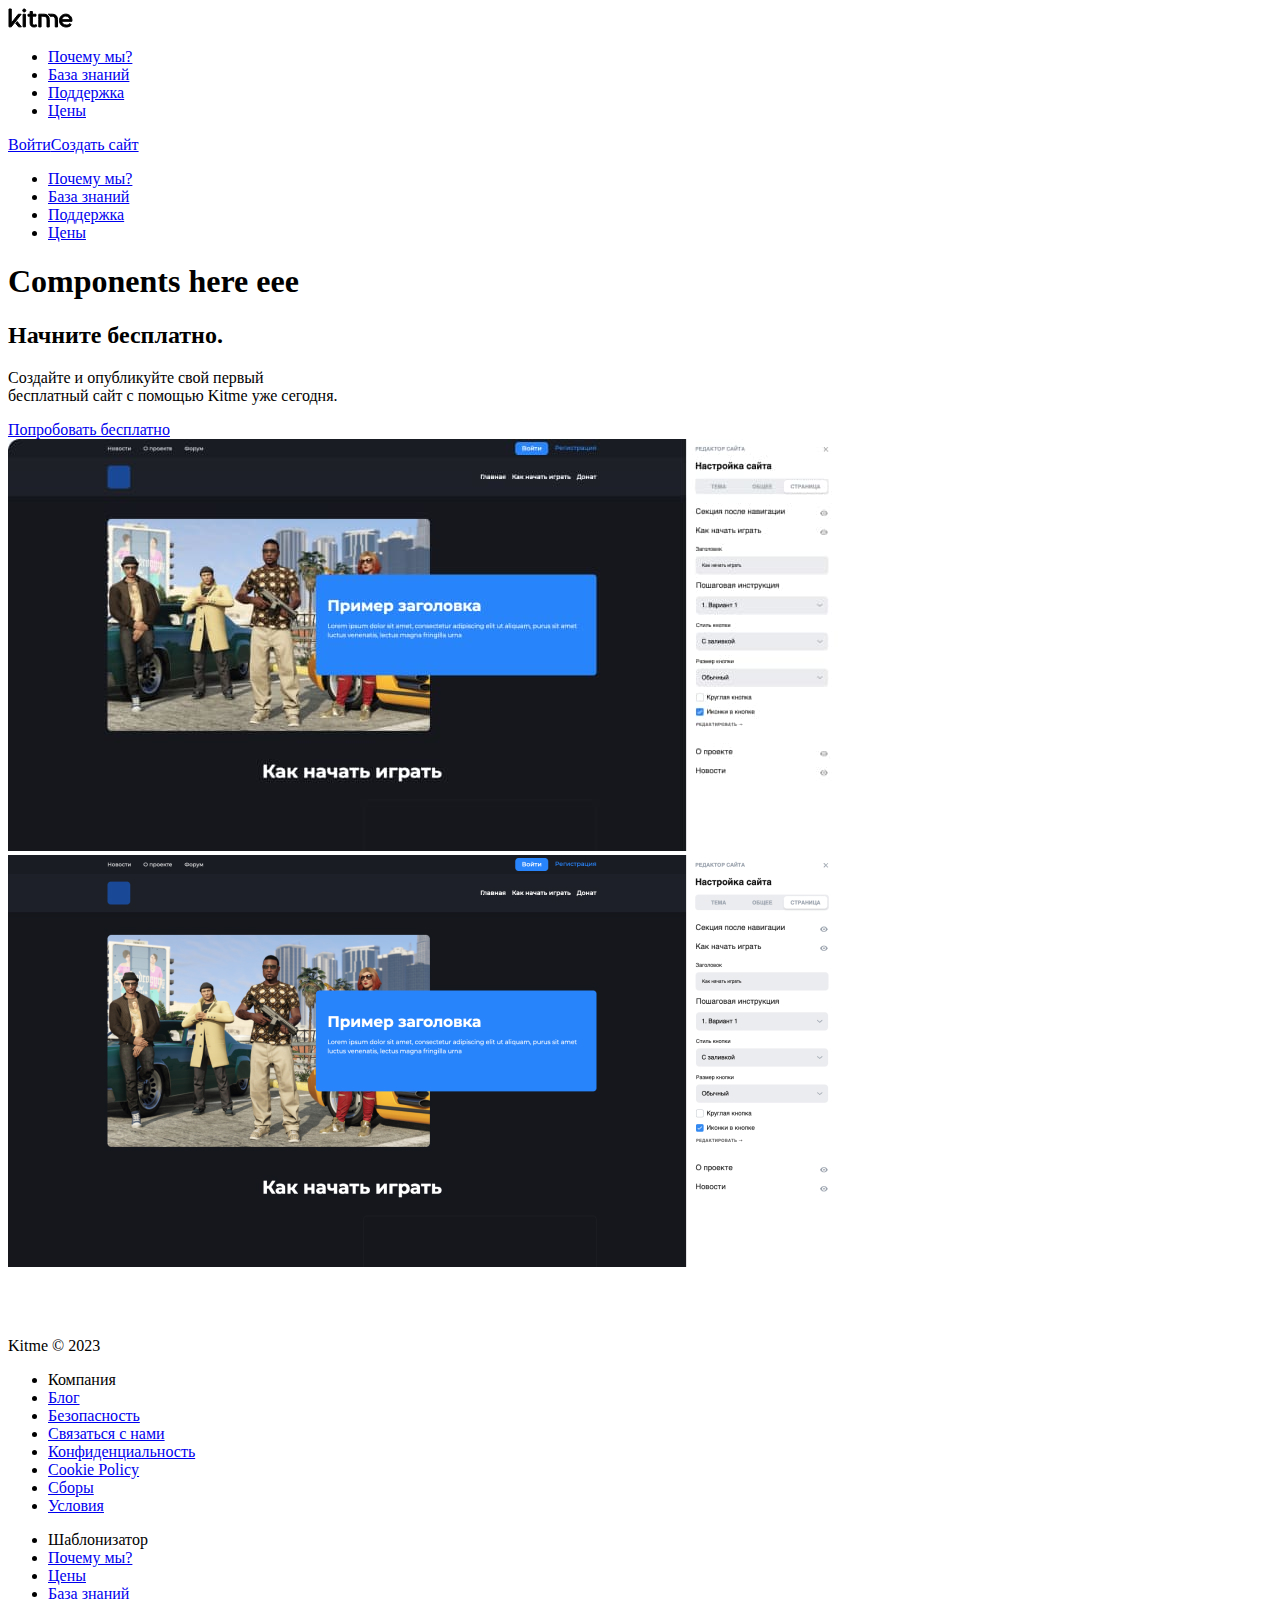
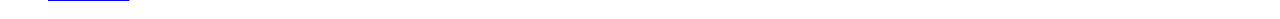
<file: components.html>
<!doctype html>
<html lang="ru">

  <head>
    <meta charset="UTF-8">
    <meta name="viewport" content="width=device-width,user-scalable=no,initial-scale=1,maximum-scale=1,minimum-scale=1">
    <title>Kitme</title>
    <link rel="stylesheet" href="https://cdn.jsdelivr.net/npm/swiper@8/swiper-bundle.min.css">
    <script defer="defer" src="./js/runtime.js"></script>
    <script defer="defer" src="./js/components.js"></script>
  </head>

  <body>
    <header class="header">
      <div class="header__wrapper container d-flex h-between v-center">
        <nav class="header__nav d-flex v-center"><a class="header__logo link-hover" href="#"><img src="../../../../assets/logo.svg" alt="logo"></a>
          <ul class="header__nav-items d-flex v-center">
            <li class="header__nav-item link-hover d-flex"><a class="header__nav-link no-underline" href="#">Почему мы?</a></li>
            <li class="header__nav-item link-hover d-flex"><a class="header__nav-link no-underline" href="#">База знаний</a></li>
            <li class="header__nav-item link-hover d-flex"><a class="header__nav-link no-underline" href="#">Поддержка</a></li>
            <li class="header__nav-item link-hover d-flex"><a class="header__nav-link no-underline" href="#">Цены</a></li>
          </ul>
        </nav>
        <div class="header__actions d-flex v-center"><a class="header__login link-hover no-underline" href="#">Войти</a><a class="header__create-site no-underline" href="#">Создать сайт</a>
          <div class="header__menu"><span></span><span> </span><span></span></div>
        </div>
      </div>
      <ul class="header__nav-burger">
        <li class="header__nav-item link-hover d-flex"><a class="header__nav-link no-underline" href="#">Почему мы?</a></li>
        <li class="header__nav-item link-hover d-flex"><a class="header__nav-link no-underline" href="#">База знаний</a></li>
        <li class="header__nav-item link-hover d-flex"><a class="header__nav-link no-underline" href="#">Поддержка</a></li>
        <li class="header__nav-item link-hover d-flex"><a class="header__nav-link no-underline" href="#">Цены</a></li>
      </ul>
    </header>
    <main>
      <h1>Components here eee</h1>
    </main>
    <footer class="footer">
      <div class="footer__wrapper container">
        <div class="footer__top d-flex dir-column v-center">
          <h2 class="footer__title">Начните бесплатно.</h2>
          <p class="footer__description text-center">Создайте и опубликуйте свой первый<br>бесплатный сайт с помощью Kitme уже сегодня.</p><a class="footer__free" href="#">Попробовать бесплатно</a>
          <div class="footer__image-container"><img class="footer__image" src="../../../../assets/footer-image.jpg" alt="footer-image"></div>
        </div>
      </div>
      <div class="footer__image-container-sm"><img class="footer__image-sm" src="../../../../assets/footer-image2.jpg" alt="footer-image"></div>
      <div class="footer__bottom d-flex h-between container">
        <div class="footer__info"><a class="footer__home" href="#"><img class="footer__logo" src="../../../../assets/footer-logo.svg" alt="logo"></a>
          <div class="footer__socials d-flex"><a class="footer__social-link" href="#"><img class="footer__social-vk footer__social-img" src="../../../../assets/social-icons/vk.svg" alt="vk"></a><a class="footer__social-link" href="#"><img class="footer__social-youtube footer__social-img" src="../../../../assets/social-icons/youtube.svg" alt="youtube"></a></div><span class="footer__copyright">Kitme © 2023</span>
        </div>
        <ul class="footer__links">
          <li class="footer__links-item"><a class="footer__link">Компания</a></li>
          <li class="footer__links-item"><a class="footer__link" href="#">Блог</a></li>
          <li class="footer__links-item"><a class="footer__link" href="#">Безопасность</a></li>
          <li class="footer__links-item"><a class="footer__link" href="#">Связаться с нами</a></li>
          <li class="footer__links-item"><a class="footer__link" href="#">Конфиденциальность</a></li>
          <li class="footer__links-item"><a class="footer__link" href="#">Cookie Policy</a></li>
          <li class="footer__links-item"><a class="footer__link" href="#">Сборы</a></li>
          <li class="footer__links-item"><a class="footer__link" href="#">Условия</a></li>
        </ul>
        <ul class="footer__links">
          <li class="footer__links-item"><a class="footer__link">Шаблонизатор</a></li>
          <li class="footer__links-item"><a class="footer__link" href="#">Почему мы?</a></li>
          <li class="footer__links-item"><a class="footer__link" href="#">Цены</a></li>
          <li class="footer__links-item"><a class="footer__link" href="#">База знаний</a></li>
        </ul>
      </div>
    </footer>
    <script src="https://cdn.jsdelivr.net/npm/swiper@8/swiper-bundle.min.js"></script>
  </body>

</html>
</file>
<file: css/main.min.css>
:root{--color-white:#fff;--color-black:#000;--color-gray:#555;--color-light-gray:#999;--color-gray-promo-link:#202020;--color-gray-copyright:#666;--color-gray-sidebar-menu:#99a2ad;--color-gray-burger-text:#404040;--color-gray-sidebar-switch:#ebecef;--color-gray-per-month:hsla(0,0%,100%,0.5);--color-light-gray-month:rgba(0,0,0,0.5);--color-blue-promo-button-text:#2787f5;--color-blue-promo-button-bg:#e9f3fe;--color-collection-border:#f8f8f8;--color-header-hover:rgba(0,0,0,0.05);--color-advantage-card-shadow:hsla(0,0%,100%,0.2);--color-advantage-card-image-shadow:rgba(0,0,0,0.15);--color-gift-bg:rgba(49,94,255,0.1);--color-promo-bg:rgba(44,99,240,0.2);--color-light-blue:#315eff;--color-blue:#3539ff}.mt-0,.my-0{margin-top:0!important}.mr-0,.mx-0{margin-right:0!important}.mb-0,.my-0{margin-bottom:0!important}.ml-0,.mx-0{margin-left:0!important}.mt-8,.my-8{margin-top:8px!important}.mr-8,.mx-8{margin-right:8px!important}.mb-8,.my-8{margin-bottom:8px!important}.ml-8,.mx-8{margin-left:8px!important}.mt-16,.my-16{margin-top:16px!important}.mr-16,.mx-16{margin-right:16px!important}.mb-16,.my-16{margin-bottom:16px!important}.ml-16,.mx-16{margin-left:16px!important}.mt-24,.my-24{margin-top:24px!important}.mr-24,.mx-24{margin-right:24px!important}.mb-24,.my-24{margin-bottom:24px!important}.ml-24,.mx-24{margin-left:24px!important}.mt-32,.my-32{margin-top:32px!important}.mr-32,.mx-32{margin-right:32px!important}.mb-32,.my-32{margin-bottom:32px!important}.ml-32,.mx-32{margin-left:32px!important}.mt-40,.my-40{margin-top:40px!important}.mr-40,.mx-40{margin-right:40px!important}.mb-40,.my-40{margin-bottom:40px!important}.ml-40,.mx-40{margin-left:40px!important}.mt-48,.my-48{margin-top:48px!important}.mr-48,.mx-48{margin-right:48px!important}.mb-48,.my-48{margin-bottom:48px!important}.ml-48,.mx-48{margin-left:48px!important}.mt-64,.my-64{margin-top:64px!important}.mr-64,.mx-64{margin-right:64px!important}.mb-64,.my-64{margin-bottom:64px!important}.ml-64,.mx-64{margin-left:64px!important}.mt-72,.my-72{margin-top:72px!important}.mr-72,.mx-72{margin-right:72px!important}.mb-72,.my-72{margin-bottom:72px!important}.ml-72,.mx-72{margin-left:72px!important}.mt-80,.my-80{margin-top:80px!important}.mr-80,.mx-80{margin-right:80px!important}.mb-80,.my-80{margin-bottom:80px!important}.ml-80,.mx-80{margin-left:80px!important}.mt-96,.my-96{margin-top:96px!important}.mr-96,.mx-96{margin-right:96px!important}.mb-96,.my-96{margin-bottom:96px!important}.ml-96,.mx-96{margin-left:96px!important}.mt-128,.my-128{margin-top:128px!important}.mr-128,.mx-128{margin-right:128px!important}.mb-128,.my-128{margin-bottom:128px!important}.ml-128,.mx-128{margin-left:128px!important}.pt-0,.py-0{padding-top:0!important}.pr-0,.px-0{padding-right:0!important}.pb-0,.py-0{padding-bottom:0!important}.pl-0,.px-0{padding-left:0!important}.pt-8,.py-8{padding-top:8px!important}.pr-8,.px-8{padding-right:8px!important}.pb-8,.py-8{padding-bottom:8px!important}.pl-8,.px-8{padding-left:8px!important}.pt-16,.py-16{padding-top:16px!important}.pr-16,.px-16{padding-right:16px!important}.pb-16,.py-16{padding-bottom:16px!important}.pl-16,.px-16{padding-left:16px!important}.pt-24,.py-24{padding-top:24px!important}.pr-24,.px-24{padding-right:24px!important}.pb-24,.py-24{padding-bottom:24px!important}.pl-24,.px-24{padding-left:24px!important}.pt-32,.py-32{padding-top:32px!important}.pr-32,.px-32{padding-right:32px!important}.pb-32,.py-32{padding-bottom:32px!important}.pl-32,.px-32{padding-left:32px!important}.pt-40,.py-40{padding-top:40px!important}.pr-40,.px-40{padding-right:40px!important}.pb-40,.py-40{padding-bottom:40px!important}.pl-40,.px-40{padding-left:40px!important}.pt-48,.py-48{padding-top:48px!important}.pr-48,.px-48{padding-right:48px!important}.pb-48,.py-48{padding-bottom:48px!important}.pl-48,.px-48{padding-left:48px!important}.pt-64,.py-64{padding-top:64px!important}.pr-64,.px-64{padding-right:64px!important}.pb-64,.py-64{padding-bottom:64px!important}.pl-64,.px-64{padding-left:64px!important}.pt-72,.py-72{padding-top:72px!important}.pr-72,.px-72{padding-right:72px!important}.pb-72,.py-72{padding-bottom:72px!important}.pl-72,.px-72{padding-left:72px!important}.pt-80,.py-80{padding-top:80px!important}.pr-80,.px-80{padding-right:80px!important}.pb-80,.py-80{padding-bottom:80px!important}.pl-80,.px-80{padding-left:80px!important}.pt-96,.py-96{padding-top:96px!important}.pr-96,.px-96{padding-right:96px!important}.pb-96,.py-96{padding-bottom:96px!important}.pl-96,.px-96{padding-left:96px!important}.pt-128,.py-128{padding-top:128px!important}.pr-128,.px-128{padding-right:128px!important}.pb-128,.py-128{padding-bottom:128px!important}.pl-128,.px-128{padding-left:128px!important}.m-auto{margin:auto!important}.mt-auto,.my-auto{margin-top:auto!important}.mr-auto,.mx-auto{margin-right:auto!important}.mb-auto,.my-auto{margin-bottom:auto!important}.ml-auto,.mx-auto{margin-left:auto!important}@media(min-width:640px){.mt-md-0,.my-md-0{margin-top:0!important}.mr-md-0,.mx-md-0{margin-right:0!important}.mb-md-0,.my-md-0{margin-bottom:0!important}.ml-md-0,.mx-md-0{margin-left:0!important}.mt-md-8,.my-md-8{margin-top:8px!important}.mr-md-8,.mx-md-8{margin-right:8px!important}.mb-md-8,.my-md-8{margin-bottom:8px!important}.ml-md-8,.mx-md-8{margin-left:8px!important}.mt-md-16,.my-md-16{margin-top:16px!important}.mr-md-16,.mx-md-16{margin-right:16px!important}.mb-md-16,.my-md-16{margin-bottom:16px!important}.ml-md-16,.mx-md-16{margin-left:16px!important}.mt-md-24,.my-md-24{margin-top:24px!important}.mr-md-24,.mx-md-24{margin-right:24px!important}.mb-md-24,.my-md-24{margin-bottom:24px!important}.ml-md-24,.mx-md-24{margin-left:24px!important}.mt-md-32,.my-md-32{margin-top:32px!important}.mr-md-32,.mx-md-32{margin-right:32px!important}.mb-md-32,.my-md-32{margin-bottom:32px!important}.ml-md-32,.mx-md-32{margin-left:32px!important}.mt-md-40,.my-md-40{margin-top:40px!important}.mr-md-40,.mx-md-40{margin-right:40px!important}.mb-md-40,.my-md-40{margin-bottom:40px!important}.ml-md-40,.mx-md-40{margin-left:40px!important}.mt-md-48,.my-md-48{margin-top:48px!important}.mr-md-48,.mx-md-48{margin-right:48px!important}.mb-md-48,.my-md-48{margin-bottom:48px!important}.ml-md-48,.mx-md-48{margin-left:48px!important}.mt-md-64,.my-md-64{margin-top:64px!important}.mr-md-64,.mx-md-64{margin-right:64px!important}.mb-md-64,.my-md-64{margin-bottom:64px!important}.ml-md-64,.mx-md-64{margin-left:64px!important}.mt-md-72,.my-md-72{margin-top:72px!important}.mr-md-72,.mx-md-72{margin-right:72px!important}.mb-md-72,.my-md-72{margin-bottom:72px!important}.ml-md-72,.mx-md-72{margin-left:72px!important}.mt-md-80,.my-md-80{margin-top:80px!important}.mr-md-80,.mx-md-80{margin-right:80px!important}.mb-md-80,.my-md-80{margin-bottom:80px!important}.ml-md-80,.mx-md-80{margin-left:80px!important}.mt-md-96,.my-md-96{margin-top:96px!important}.mr-md-96,.mx-md-96{margin-right:96px!important}.mb-md-96,.my-md-96{margin-bottom:96px!important}.ml-md-96,.mx-md-96{margin-left:96px!important}.mt-md-128,.my-md-128{margin-top:128px!important}.mr-md-128,.mx-md-128{margin-right:128px!important}.mb-md-128,.my-md-128{margin-bottom:128px!important}.ml-md-128,.mx-md-128{margin-left:128px!important}.pt-md-0,.py-md-0{padding-top:0!important}.pr-md-0,.px-md-0{padding-right:0!important}.pb-md-0,.py-md-0{padding-bottom:0!important}.pl-md-0,.px-md-0{padding-left:0!important}.pt-md-8,.py-md-8{padding-top:8px!important}.pr-md-8,.px-md-8{padding-right:8px!important}.pb-md-8,.py-md-8{padding-bottom:8px!important}.pl-md-8,.px-md-8{padding-left:8px!important}.pt-md-16,.py-md-16{padding-top:16px!important}.pr-md-16,.px-md-16{padding-right:16px!important}.pb-md-16,.py-md-16{padding-bottom:16px!important}.pl-md-16,.px-md-16{padding-left:16px!important}.pt-md-24,.py-md-24{padding-top:24px!important}.pr-md-24,.px-md-24{padding-right:24px!important}.pb-md-24,.py-md-24{padding-bottom:24px!important}.pl-md-24,.px-md-24{padding-left:24px!important}.pt-md-32,.py-md-32{padding-top:32px!important}.pr-md-32,.px-md-32{padding-right:32px!important}.pb-md-32,.py-md-32{padding-bottom:32px!important}.pl-md-32,.px-md-32{padding-left:32px!important}.pt-md-40,.py-md-40{padding-top:40px!important}.pr-md-40,.px-md-40{padding-right:40px!important}.pb-md-40,.py-md-40{padding-bottom:40px!important}.pl-md-40,.px-md-40{padding-left:40px!important}.pt-md-48,.py-md-48{padding-top:48px!important}.pr-md-48,.px-md-48{padding-right:48px!important}.pb-md-48,.py-md-48{padding-bottom:48px!important}.pl-md-48,.px-md-48{padding-left:48px!important}.pt-md-64,.py-md-64{padding-top:64px!important}.pr-md-64,.px-md-64{padding-right:64px!important}.pb-md-64,.py-md-64{padding-bottom:64px!important}.pl-md-64,.px-md-64{padding-left:64px!important}.pt-md-72,.py-md-72{padding-top:72px!important}.pr-md-72,.px-md-72{padding-right:72px!important}.pb-md-72,.py-md-72{padding-bottom:72px!important}.pl-md-72,.px-md-72{padding-left:72px!important}.pt-md-80,.py-md-80{padding-top:80px!important}.pr-md-80,.px-md-80{padding-right:80px!important}.pb-md-80,.py-md-80{padding-bottom:80px!important}.pl-md-80,.px-md-80{padding-left:80px!important}.pt-md-96,.py-md-96{padding-top:96px!important}.pr-md-96,.px-md-96{padding-right:96px!important}.pb-md-96,.py-md-96{padding-bottom:96px!important}.pl-md-96,.px-md-96{padding-left:96px!important}.pt-md-128,.py-md-128{padding-top:128px!important}.pr-md-128,.px-md-128{padding-right:128px!important}.pb-md-128,.py-md-128{padding-bottom:128px!important}.pl-md-128,.px-md-128{padding-left:128px!important}.m-md-auto{margin:auto!important}.mt-md-auto,.my-md-auto{margin-top:auto!important}.mr-md-auto,.mx-md-auto{margin-right:auto!important}.mb-md-auto,.my-md-auto{margin-bottom:auto!important}.ml-md-auto,.mx-md-auto{margin-left:auto!important}}@media(min-width:990px){.mt-lg-0,.my-lg-0{margin-top:0!important}.mr-lg-0,.mx-lg-0{margin-right:0!important}.mb-lg-0,.my-lg-0{margin-bottom:0!important}.ml-lg-0,.mx-lg-0{margin-left:0!important}.mt-lg-8,.my-lg-8{margin-top:8px!important}.mr-lg-8,.mx-lg-8{margin-right:8px!important}.mb-lg-8,.my-lg-8{margin-bottom:8px!important}.ml-lg-8,.mx-lg-8{margin-left:8px!important}.mt-lg-16,.my-lg-16{margin-top:16px!important}.mr-lg-16,.mx-lg-16{margin-right:16px!important}.mb-lg-16,.my-lg-16{margin-bottom:16px!important}.ml-lg-16,.mx-lg-16{margin-left:16px!important}.mt-lg-24,.my-lg-24{margin-top:24px!important}.mr-lg-24,.mx-lg-24{margin-right:24px!important}.mb-lg-24,.my-lg-24{margin-bottom:24px!important}.ml-lg-24,.mx-lg-24{margin-left:24px!important}.mt-lg-32,.my-lg-32{margin-top:32px!important}.mr-lg-32,.mx-lg-32{margin-right:32px!important}.mb-lg-32,.my-lg-32{margin-bottom:32px!important}.ml-lg-32,.mx-lg-32{margin-left:32px!important}.mt-lg-40,.my-lg-40{margin-top:40px!important}.mr-lg-40,.mx-lg-40{margin-right:40px!important}.mb-lg-40,.my-lg-40{margin-bottom:40px!important}.ml-lg-40,.mx-lg-40{margin-left:40px!important}.mt-lg-48,.my-lg-48{margin-top:48px!important}.mr-lg-48,.mx-lg-48{margin-right:48px!important}.mb-lg-48,.my-lg-48{margin-bottom:48px!important}.ml-lg-48,.mx-lg-48{margin-left:48px!important}.mt-lg-64,.my-lg-64{margin-top:64px!important}.mr-lg-64,.mx-lg-64{margin-right:64px!important}.mb-lg-64,.my-lg-64{margin-bottom:64px!important}.ml-lg-64,.mx-lg-64{margin-left:64px!important}.mt-lg-72,.my-lg-72{margin-top:72px!important}.mr-lg-72,.mx-lg-72{margin-right:72px!important}.mb-lg-72,.my-lg-72{margin-bottom:72px!important}.ml-lg-72,.mx-lg-72{margin-left:72px!important}.mt-lg-80,.my-lg-80{margin-top:80px!important}.mr-lg-80,.mx-lg-80{margin-right:80px!important}.mb-lg-80,.my-lg-80{margin-bottom:80px!important}.ml-lg-80,.mx-lg-80{margin-left:80px!important}.mt-lg-96,.my-lg-96{margin-top:96px!important}.mr-lg-96,.mx-lg-96{margin-right:96px!important}.mb-lg-96,.my-lg-96{margin-bottom:96px!important}.ml-lg-96,.mx-lg-96{margin-left:96px!important}.mt-lg-128,.my-lg-128{margin-top:128px!important}.mr-lg-128,.mx-lg-128{margin-right:128px!important}.mb-lg-128,.my-lg-128{margin-bottom:128px!important}.ml-lg-128,.mx-lg-128{margin-left:128px!important}.pt-lg-0,.py-lg-0{padding-top:0!important}.pr-lg-0,.px-lg-0{padding-right:0!important}.pb-lg-0,.py-lg-0{padding-bottom:0!important}.pl-lg-0,.px-lg-0{padding-left:0!important}.pt-lg-8,.py-lg-8{padding-top:8px!important}.pr-lg-8,.px-lg-8{padding-right:8px!important}.pb-lg-8,.py-lg-8{padding-bottom:8px!important}.pl-lg-8,.px-lg-8{padding-left:8px!important}.pt-lg-16,.py-lg-16{padding-top:16px!important}.pr-lg-16,.px-lg-16{padding-right:16px!important}.pb-lg-16,.py-lg-16{padding-bottom:16px!important}.pl-lg-16,.px-lg-16{padding-left:16px!important}.pt-lg-24,.py-lg-24{padding-top:24px!important}.pr-lg-24,.px-lg-24{padding-right:24px!important}.pb-lg-24,.py-lg-24{padding-bottom:24px!important}.pl-lg-24,.px-lg-24{padding-left:24px!important}.pt-lg-32,.py-lg-32{padding-top:32px!important}.pr-lg-32,.px-lg-32{padding-right:32px!important}.pb-lg-32,.py-lg-32{padding-bottom:32px!important}.pl-lg-32,.px-lg-32{padding-left:32px!important}.pt-lg-40,.py-lg-40{padding-top:40px!important}.pr-lg-40,.px-lg-40{padding-right:40px!important}.pb-lg-40,.py-lg-40{padding-bottom:40px!important}.pl-lg-40,.px-lg-40{padding-left:40px!important}.pt-lg-48,.py-lg-48{padding-top:48px!important}.pr-lg-48,.px-lg-48{padding-right:48px!important}.pb-lg-48,.py-lg-48{padding-bottom:48px!important}.pl-lg-48,.px-lg-48{padding-left:48px!important}.pt-lg-64,.py-lg-64{padding-top:64px!important}.pr-lg-64,.px-lg-64{padding-right:64px!important}.pb-lg-64,.py-lg-64{padding-bottom:64px!important}.pl-lg-64,.px-lg-64{padding-left:64px!important}.pt-lg-72,.py-lg-72{padding-top:72px!important}.pr-lg-72,.px-lg-72{padding-right:72px!important}.pb-lg-72,.py-lg-72{padding-bottom:72px!important}.pl-lg-72,.px-lg-72{padding-left:72px!important}.pt-lg-80,.py-lg-80{padding-top:80px!important}.pr-lg-80,.px-lg-80{padding-right:80px!important}.pb-lg-80,.py-lg-80{padding-bottom:80px!important}.pl-lg-80,.px-lg-80{padding-left:80px!important}.pt-lg-96,.py-lg-96{padding-top:96px!important}.pr-lg-96,.px-lg-96{padding-right:96px!important}.pb-lg-96,.py-lg-96{padding-bottom:96px!important}.pl-lg-96,.px-lg-96{padding-left:96px!important}.pt-lg-128,.py-lg-128{padding-top:128px!important}.pr-lg-128,.px-lg-128{padding-right:128px!important}.pb-lg-128,.py-lg-128{padding-bottom:128px!important}.pl-lg-128,.px-lg-128{padding-left:128px!important}.m-lg-auto{margin:auto!important}.mt-lg-auto,.my-lg-auto{margin-top:auto!important}.mr-lg-auto,.mx-lg-auto{margin-right:auto!important}.mb-lg-auto,.my-lg-auto{margin-bottom:auto!important}.ml-lg-auto,.mx-lg-auto{margin-left:auto!important}}@media(min-width:1360px){.mt-xl-0,.my-xl-0{margin-top:0!important}.mr-xl-0,.mx-xl-0{margin-right:0!important}.mb-xl-0,.my-xl-0{margin-bottom:0!important}.ml-xl-0,.mx-xl-0{margin-left:0!important}.mt-xl-8,.my-xl-8{margin-top:8px!important}.mr-xl-8,.mx-xl-8{margin-right:8px!important}.mb-xl-8,.my-xl-8{margin-bottom:8px!important}.ml-xl-8,.mx-xl-8{margin-left:8px!important}.mt-xl-16,.my-xl-16{margin-top:16px!important}.mr-xl-16,.mx-xl-16{margin-right:16px!important}.mb-xl-16,.my-xl-16{margin-bottom:16px!important}.ml-xl-16,.mx-xl-16{margin-left:16px!important}.mt-xl-24,.my-xl-24{margin-top:24px!important}.mr-xl-24,.mx-xl-24{margin-right:24px!important}.mb-xl-24,.my-xl-24{margin-bottom:24px!important}.ml-xl-24,.mx-xl-24{margin-left:24px!important}.mt-xl-32,.my-xl-32{margin-top:32px!important}.mr-xl-32,.mx-xl-32{margin-right:32px!important}.mb-xl-32,.my-xl-32{margin-bottom:32px!important}.ml-xl-32,.mx-xl-32{margin-left:32px!important}.mt-xl-40,.my-xl-40{margin-top:40px!important}.mr-xl-40,.mx-xl-40{margin-right:40px!important}.mb-xl-40,.my-xl-40{margin-bottom:40px!important}.ml-xl-40,.mx-xl-40{margin-left:40px!important}.mt-xl-48,.my-xl-48{margin-top:48px!important}.mr-xl-48,.mx-xl-48{margin-right:48px!important}.mb-xl-48,.my-xl-48{margin-bottom:48px!important}.ml-xl-48,.mx-xl-48{margin-left:48px!important}.mt-xl-64,.my-xl-64{margin-top:64px!important}.mr-xl-64,.mx-xl-64{margin-right:64px!important}.mb-xl-64,.my-xl-64{margin-bottom:64px!important}.ml-xl-64,.mx-xl-64{margin-left:64px!important}.mt-xl-72,.my-xl-72{margin-top:72px!important}.mr-xl-72,.mx-xl-72{margin-right:72px!important}.mb-xl-72,.my-xl-72{margin-bottom:72px!important}.ml-xl-72,.mx-xl-72{margin-left:72px!important}.mt-xl-80,.my-xl-80{margin-top:80px!important}.mr-xl-80,.mx-xl-80{margin-right:80px!important}.mb-xl-80,.my-xl-80{margin-bottom:80px!important}.ml-xl-80,.mx-xl-80{margin-left:80px!important}.mt-xl-96,.my-xl-96{margin-top:96px!important}.mr-xl-96,.mx-xl-96{margin-right:96px!important}.mb-xl-96,.my-xl-96{margin-bottom:96px!important}.ml-xl-96,.mx-xl-96{margin-left:96px!important}.mt-xl-128,.my-xl-128{margin-top:128px!important}.mr-xl-128,.mx-xl-128{margin-right:128px!important}.mb-xl-128,.my-xl-128{margin-bottom:128px!important}.ml-xl-128,.mx-xl-128{margin-left:128px!important}.pt-xl-0,.py-xl-0{padding-top:0!important}.pr-xl-0,.px-xl-0{padding-right:0!important}.pb-xl-0,.py-xl-0{padding-bottom:0!important}.pl-xl-0,.px-xl-0{padding-left:0!important}.pt-xl-8,.py-xl-8{padding-top:8px!important}.pr-xl-8,.px-xl-8{padding-right:8px!important}.pb-xl-8,.py-xl-8{padding-bottom:8px!important}.pl-xl-8,.px-xl-8{padding-left:8px!important}.pt-xl-16,.py-xl-16{padding-top:16px!important}.pr-xl-16,.px-xl-16{padding-right:16px!important}.pb-xl-16,.py-xl-16{padding-bottom:16px!important}.pl-xl-16,.px-xl-16{padding-left:16px!important}.pt-xl-24,.py-xl-24{padding-top:24px!important}.pr-xl-24,.px-xl-24{padding-right:24px!important}.pb-xl-24,.py-xl-24{padding-bottom:24px!important}.pl-xl-24,.px-xl-24{padding-left:24px!important}.pt-xl-32,.py-xl-32{padding-top:32px!important}.pr-xl-32,.px-xl-32{padding-right:32px!important}.pb-xl-32,.py-xl-32{padding-bottom:32px!important}.pl-xl-32,.px-xl-32{padding-left:32px!important}.pt-xl-40,.py-xl-40{padding-top:40px!important}.pr-xl-40,.px-xl-40{padding-right:40px!important}.pb-xl-40,.py-xl-40{padding-bottom:40px!important}.pl-xl-40,.px-xl-40{padding-left:40px!important}.pt-xl-48,.py-xl-48{padding-top:48px!important}.pr-xl-48,.px-xl-48{padding-right:48px!important}.pb-xl-48,.py-xl-48{padding-bottom:48px!important}.pl-xl-48,.px-xl-48{padding-left:48px!important}.pt-xl-64,.py-xl-64{padding-top:64px!important}.pr-xl-64,.px-xl-64{padding-right:64px!important}.pb-xl-64,.py-xl-64{padding-bottom:64px!important}.pl-xl-64,.px-xl-64{padding-left:64px!important}.pt-xl-72,.py-xl-72{padding-top:72px!important}.pr-xl-72,.px-xl-72{padding-right:72px!important}.pb-xl-72,.py-xl-72{padding-bottom:72px!important}.pl-xl-72,.px-xl-72{padding-left:72px!important}.pt-xl-80,.py-xl-80{padding-top:80px!important}.pr-xl-80,.px-xl-80{padding-right:80px!important}.pb-xl-80,.py-xl-80{padding-bottom:80px!important}.pl-xl-80,.px-xl-80{padding-left:80px!important}.pt-xl-96,.py-xl-96{padding-top:96px!important}.pr-xl-96,.px-xl-96{padding-right:96px!important}.pb-xl-96,.py-xl-96{padding-bottom:96px!important}.pl-xl-96,.px-xl-96{padding-left:96px!important}.pt-xl-128,.py-xl-128{padding-top:128px!important}.pr-xl-128,.px-xl-128{padding-right:128px!important}.pb-xl-128,.py-xl-128{padding-bottom:128px!important}.pl-xl-128,.px-xl-128{padding-left:128px!important}.m-xl-auto{margin:auto!important}.mt-xl-auto,.my-xl-auto{margin-top:auto!important}.mr-xl-auto,.mx-xl-auto{margin-right:auto!important}.mb-xl-auto,.my-xl-auto{margin-bottom:auto!important}.ml-xl-auto,.mx-xl-auto{margin-left:auto!important}}.d-none{display:none!important}.d-inline{display:inline!important}.d-inline-block{display:inline-block!important}.d-block{display:block!important}.d-flex{display:-webkit-box!important;display:-ms-flexbox!important;display:flex!important}.d-inline-flex{display:-webkit-inline-box!important;display:-ms-inline-flexbox!important;display:inline-flex!important}@media(min-width:640px){.d-md-none{display:none!important}.d-md-inline{display:inline!important}.d-md-inline-block{display:inline-block!important}.d-md-block{display:block!important}.d-md-flex{display:-webkit-box!important;display:-ms-flexbox!important;display:flex!important}.d-md-inline-flex{display:-webkit-inline-box!important;display:-ms-inline-flexbox!important;display:inline-flex!important}}@media(min-width:990px){.d-lg-none{display:none!important}.d-lg-inline{display:inline!important}.d-lg-inline-block{display:inline-block!important}.d-lg-block{display:block!important}.d-lg-flex{display:-webkit-box!important;display:-ms-flexbox!important;display:flex!important}.d-lg-inline-flex{display:-webkit-inline-box!important;display:-ms-inline-flexbox!important;display:inline-flex!important}}@media(min-width:1360px){.d-xl-none{display:none!important}.d-xl-inline{display:inline!important}.d-xl-inline-block{display:inline-block!important}.d-xl-block{display:block!important}.d-xl-flex{display:-webkit-box!important;display:-ms-flexbox!important;display:flex!important}.d-xl-inline-flex{display:-webkit-inline-box!important;display:-ms-inline-flexbox!important;display:inline-flex!important}}@media(max-width:639.98px){.d-sm-none{display:none!important}}.dir-column{-webkit-box-orient:vertical;-webkit-box-direction:normal;-ms-flex-direction:column;flex-direction:column}.h-start{-webkit-box-pack:start;-ms-flex-pack:start;justify-content:flex-start}.h-center{-webkit-box-pack:center;-ms-flex-pack:center;justify-content:center}.h-end{-webkit-box-pack:end;-ms-flex-pack:end;justify-content:flex-end}.h-between{-webkit-box-pack:justify;-ms-flex-pack:justify;justify-content:space-between}.h-around{-ms-flex-pack:distribute;justify-content:space-around}.v-start{-webkit-box-align:start;-ms-flex-align:start;align-items:flex-start}.v-center{-webkit-box-align:center;-ms-flex-align:center;align-items:center}.v-end{-webkit-box-align:end;-ms-flex-align:end;align-items:flex-end}.v-baseline{-webkit-box-align:baseline;-ms-flex-align:baseline;align-items:baseline}.v-stretch{-webkit-box-align:stretch;-ms-flex-align:stretch;align-items:stretch}.f-wrap{-ms-flex-wrap:wrap;flex-wrap:wrap}.f-column{-webkit-box-orient:vertical;-webkit-box-direction:normal;-ms-flex-direction:column;flex-direction:column}.f-center{display:-webkit-box;display:-ms-flexbox;display:flex;-webkit-box-pack:center;-ms-flex-pack:center;justify-content:center;-webkit-box-align:center;-ms-flex-align:center;align-items:center}.visually-hidden{position:absolute;width:1px;height:1px;margin:-1px;border:0;padding:0;overflow:hidden;clip:rect(0 0 0 0)}.bg-white{background-color:#fff!important;background-color:var(--color-white)!important}.color-white{color:#fff!important;color:var(--color-white)!important}.bg-black{background-color:#000!important;background-color:var(--color-black)!important}.color-black{color:#000!important;color:var(--color-black)!important}.bg-gray{background-color:#555!important;background-color:var(--color-gray)!important}.color-gray{color:#555!important;color:var(--color-gray)!important}.bg-transparent{background-color:transparent!important}.no-underline{text-decoration:none!important}.text-underline{text-decoration:underline}.text-line-through{text-decoration:line-through}.text-uppercase{text-transform:uppercase}.text-left{text-align:left!important}.text-center{text-align:center!important}.text-right{text-align:right!important}.text-capitalize{text-transform:capitalize}.text-italic{font-style:italic}.text-nowrap{white-space:nowrap}.text-default{font-style:normal;font-weight:400;font-size:17px;line-height:32px}@-webkit-keyframes rotate{to{-webkit-transform:rotate(1turn);transform:rotate(1turn)}}@keyframes rotate{to{-webkit-transform:rotate(1turn);transform:rotate(1turn)}}@-webkit-keyframes fadeIn{0%{opacity:0}to{opacity:1}}@keyframes fadeIn{0%{opacity:0}to{opacity:1}}@-webkit-keyframes fadeInUp{0%{opacity:0;-webkit-transform:translateY(40px);transform:translateY(40px)}to{opacity:1;-webkit-transform:translateY(0);transform:translateY(0)}}@keyframes fadeInUp{0%{opacity:0;-webkit-transform:translateY(40px);transform:translateY(40px)}to{opacity:1;-webkit-transform:translateY(0);transform:translateY(0)}}.cursor-pointer{cursor:pointer}*,:after,:before{-webkit-box-sizing:border-box;box-sizing:border-box}html{font-family:GTWalsheimPro,Helvetica Neue,Arial,sans-serif;font-size:17px;line-height:1.88;-webkit-text-size-adjust:100%}article,aside,figcaption,figure,footer,header,hgroup,main,nav,section{display:block}body{margin:0;padding:0;text-align:left;background-color:#fff;background-color:var(--color-white);color:#000;color:var(--color-black)}[tabindex="-1"]:focus:not(.focus-visible){outline:0!important}[tabindex="-1"]:focus:not(:focus-visible){outline:0!important}hr{-webkit-box-sizing:content-box;box-sizing:content-box;-webkit-box-sizing:initial;box-sizing:initial;height:0;overflow:visible}h1,h2,h3,h4,h5,h6,p{margin-top:0;margin-bottom:0}abbr[data-original-title],abbr[title]{text-decoration:underline;-webkit-text-decoration:underline dotted;text-decoration:underline dotted;cursor:help;border-bottom:0;-webkit-text-decoration-skip-ink:none;text-decoration-skip-ink:none}address{font-style:normal;line-height:inherit}address,dl,ol,ul{margin-bottom:1rem}dl,ol,ul{margin-top:0}ol ol,ol ul,ul ol,ul ul{margin-bottom:0}dt{font-weight:400}dd{margin-bottom:.5rem;margin-left:0}blockquote{margin:0 0 1rem}b,strong{font-weight:700}small{font-size:80%}sub,sup{position:relative;font-size:75%;line-height:0;vertical-align:baseline;vertical-align:initial}sub{bottom:-.25em}sup{top:-.5em}a{color:inherit;text-decoration:none;background-color:transparent}a:hover{text-decoration:underline}a:not([href]):not([tabindex]){color:inherit;text-decoration:none}a:not([href]):not([tabindex]):focus,a:not([href]):not([tabindex]):hover{color:inherit;text-decoration:none;outline:0}code,kbd,pre,samp{font-family:monospace;font-size:1em}pre{margin-top:0;margin-bottom:0;overflow:auto}figure{margin:0 0 1rem}img{border-style:none}img,svg{display:block;vertical-align:middle}svg{overflow:hidden}table{border-collapse:collapse}caption{padding-top:0;padding-bottom:0;color:inherit;text-align:left;caption-side:bottom}th{text-align:inherit}label{display:inline-block;margin-bottom:0}button{border-radius:0}button,input,optgroup,select,textarea{margin:0;font-family:inherit;font-size:inherit;line-height:inherit}button,input{overflow:visible}button,select{text-transform:none}select{word-wrap:normal}[type=button],[type=reset],[type=submit],button{-webkit-appearance:button}[type=button]:not(:disabled),[type=reset]:not(:disabled),[type=submit]:not(:disabled),button:not(:disabled){cursor:pointer}[type=button]::-moz-focus-inner,[type=reset]::-moz-focus-inner,[type=submit]::-moz-focus-inner,button::-moz-focus-inner{padding:0;border-style:none}input[type=checkbox],input[type=radio]{-webkit-box-sizing:border-box;box-sizing:border-box;padding:0}input[type=date],input[type=datetime-local],input[type=month],input[type=time]{-webkit-appearance:listbox}textarea{overflow:auto;resize:vertical}fieldset{min-width:0;padding:0;margin:0;border:0}legend{display:block;width:100%;max-width:100%;padding:0;margin-bottom:.5em;font-size:1.5em;line-height:inherit;color:inherit;white-space:normal}progress{vertical-align:baseline;vertical-align:initial}[type=number]::-webkit-inner-spin-button,[type=number]::-webkit-outer-spin-button{height:auto}[type=search]{outline-offset:-2px;-webkit-appearance:none}[type=search]::-webkit-search-decoration{-webkit-appearance:none}::-webkit-file-upload-button{font:inherit;-webkit-appearance:button}output{display:inline-block}summary{display:list-item;cursor:pointer}template{display:none}[hidden]{display:none!important}@font-face{font-family:GTWalsheimPro;src:local("GTWalsheimPro Light"),local("GTWalsheimPro-Light"),url(../fonts/GTWalsheimPro/GTWalsheimPro-Light.ttf) format("truetype");font-weight:300;font-style:normal}@font-face{font-family:GTWalsheimPro;src:local("GTWalsheimPro Regular"),local("GTWalsheimPro-Regular"),url(../fonts/GTWalsheimPro/GTWalsheimPro-Regular.ttf) format("truetype");font-weight:400;font-style:normal}@font-face{font-family:GTWalsheimPro;src:local("GTWalsheimPro Medium"),local("GTWalsheimPro-Medium"),url(../fonts/GTWalsheimPro/GTWalsheimPro-Medium.ttf) format("truetype");font-weight:500;font-style:normal}@font-face{font-family:GTWalsheimPro;src:local("GTWalsheimPro Bold"),local("GTWalsheimPro-Bold"),url(../fonts/GTWalsheimPro/GTWalsheimPro-Bold.ttf) format("truetype");font-weight:700;font-style:normal}@font-face{font-family:Montserrat;src:local("Montserrat Regular"),local("Montserrat-Regular"),url(../fonts/Montserrat/Montserrat-Regular.ttf) format("truetype");font-weight:400;font-style:normal}@font-face{font-family:Montserrat;src:local("Montserrat Medium"),local("Montserrat-Medium"),url(../fonts/Montserrat/Montserrat-Medium.ttf) format("truetype");font-weight:500;font-style:normal}@font-face{font-family:Montserrat;src:local("Montserrat Bold"),local("Montserrat-Bold"),url(../fonts/Montserrat/Montserrat-Bold.ttf) format("truetype");font-weight:700;font-style:normal}@font-face{font-family:Roboto;src:local("Roboto Regular"),local("Roboto-Regular"),url(../fonts/Roboto/Roboto-Regular.ttf) format("truetype");font-weight:400;font-style:normal}@font-face{font-family:Roboto;src:local("Roboto Medium"),local("Roboto-Medium"),url(../fonts/Roboto/Roboto-Medium.ttf) format("truetype");font-weight:500;font-style:normal}@font-face{font-family:Roboto;src:local("Roboto Bold"),local("Roboto-Bold"),url(../fonts/Roboto/Roboto-Bold.ttf) format("truetype");font-weight:700;font-style:normal}html{height:100%}body{min-height:100%;display:-webkit-box;display:-ms-flexbox;display:flex;-webkit-box-orient:vertical;-webkit-box-direction:normal;-ms-flex-direction:column;flex-direction:column}.header{z-index:200}.footer{z-index:100;margin-top:auto;margin-bottom:0}.container{max-width:1386px;margin:0 auto}@media(max-width:1400px){.container{margin:0 20px}}@media(max-width:992px){.container{max-width:794px;margin:0 20px}}@media(max-width:576px){.container{margin:0 15px}}.promo{margin-top:185px;max-height:1109px;overflow:hidden}@media(max-width:992px){.promo{margin-top:86px}}@media(max-width:576px){.promo{margin-top:56px}}.promo:after{z-index:-2;pointer-events:none;content:"";position:absolute;background:-webkit-gradient(linear,left top, left bottom,from(#fff),to(#6e8ef2));background:linear-gradient(180deg,#fff,#6e8ef2);bottom:-487px;width:100%;height:80%}@media(max-width:576px){.promo:after{height:152%}}.promo__wrapper{position:relative}.promo__title{font-size:80px;line-height:100%;letter-spacing:-3px;margin-bottom:28px;max-width:990px}@media(max-width:900px){.promo__title{font-size:64px;letter-spacing:-1px;margin-bottom:48px}}@media(max-width:576px){.promo__title{font-size:31px;margin-bottom:21px}}.promo__desctiption{font-size:32px;line-height:120%;letter-spacing:.5px;color:#555;color:var(--color-gray);margin-bottom:52px;font-weight:400;position:relative}.promo__desctiption:after{z-index:-1;pointer-events:none;content:"";position:absolute;background:rgba(44,99,240,0.2);background:var(--color-promo-bg);-webkit-filter:blur(100px);filter:blur(100px);right:15%;bottom:-242px;width:71%;height:342px}@media(max-width:992px){.promo__desctiption:after{bottom:-335px}}@media(max-width:768px){.promo__desctiption:after{display:none}}@media(max-width:992px){.promo__desctiption{font-size:21px;margin-bottom:70px}}@media(max-width:576px){.promo__desctiption{font-size:14px;margin-bottom:38px}}.promo__image-container{padding:10px;background:hsla(0,0%,100%,.2);border-radius:20px;margin-bottom:-27px;display:none;width:100%}@media(max-width:992px){.promo__image-container{display:block}}@media(max-width:576px){.promo__image-container{padding:0;border-radius:0;margin-bottom:0;display:none}}.promo__image-container *{width:100%}.promo__image{width:inherit;border-radius:20px}@media(max-width:576px){.promo__image{border-radius:0}}.promo__image-sm{display:none;width:100%}@media(max-width:576px){.promo__image-sm{display:block}}.promo__image-sm *{width:100%}.advantages{padding-top:137px;padding-bottom:240px;background:radial-gradient(60% 54% at 50%, at 48%,#cfdaff 0,#fff 100%);background:radial-gradient(60% 54% at 50% 48%,#cfdaff 0,#fff 100%)}@media(max-width:1200px){.advantages{padding-top:101px}}@media(max-width:992px){.advantages{padding-bottom:136px}}@media(max-width:768px){.advantages{padding-top:91px;background:#fff;background:var(--color-white)}}@media(max-width:576px){.advantages{padding-top:89px}}.advantages__title{font-size:60px;line-height:100%;letter-spacing:-2.4px;margin-bottom:21px}@media(max-width:1200px){.advantages__title{font-size:42px;margin-bottom:17px;text-align:center}}@media(max-width:992px){.advantages__title{letter-spacing:-1.1px}}@media(max-width:768px){.advantages__title{font-size:28px;margin-bottom:21px;text-align:center}}.advantages__description{font-size:28px;line-height:120%;letter-spacing:.35px;color:#555;color:var(--color-gray);margin-bottom:70px}@media(max-width:1200px){.advantages__description{margin-bottom:48px;text-align:center}}@media(max-width:992px){.advantages__description{font-size:18px}}@media(max-width:768px){.advantages__description{font-size:14px;text-align:center}}.advantages__cards{display:-ms-grid;display:grid;-ms-grid-columns:(minmax(200px,453px))[3];grid-template-columns:repeat(3,minmax(200px,453px));grid-gap:20px}@media(max-width:1200px){.advantages__cards{-ms-grid-columns:(minmax(200px,500px))[2];grid-template-columns:repeat(2,minmax(200px,500px))}}@media(max-width:768px){.advantages__cards{display:-webkit-box;display:-ms-flexbox;display:flex;-webkit-box-orient:vertical;-webkit-box-direction:normal;-ms-flex-direction:column;flex-direction:column;width:100%;height:auto}}.advantages .collections-cards{-ms-grid-row:1;grid-row:1/1}@media(max-width:1200px){.advantages .collections-cards .advantage-card__description{margin-bottom:50px}}@media(max-width:900px){.advantages .collections-cards .advantage-card__description{margin-bottom:71px}}@media(max-width:768px){.advantages .collections-cards .advantage-card__body{margin-bottom:51px}}.advantages .adaptability-card{-ms-grid-row:2;-ms-grid-row-span:2;grid-row:2/4}@media(max-width:1200px){.advantages .adaptability-card{grid-row:auto}}.advantages .adaptability-card .advantage-card__wrapper{padding-bottom:0}@media(max-width:992px){.advantages .adaptability-card .advantage-card__description{margin-bottom:29px}}.advantages .optimization-card{-ms-grid-row:2;-ms-grid-row-span:1;grid-row:2/3}@media(max-width:1200px){.advantages .optimization-card{grid-row:auto;height:auto}}.advantages .optimization-card .advantage-card__wrapper{background-color:#000;background-color:var(--color-black);color:#fff;color:var(--color-white)}.advantages .optimization-card .advantage-card__description{margin-bottom:23px}@media(max-width:1200px){.advantages .optimization-card .advantage-card__description{margin-bottom:77px}}@media(max-width:768px){.advantages .optimization-card .advantage-card__description{margin-bottom:30px}}.advantages .domain-card{-ms-grid-row:3;-ms-grid-row-span:1;grid-row:3/4}.advantages .domain-card .advantage-card__wrapper{padding-top:38px;padding-bottom:31px}@media(max-width:900px){.advantages .domain-card .advantage-card__wrapper{padding-top:24px}}@media(max-width:1200px){.advantages .domain-card .advantage-card__description{margin-bottom:112px}}@media(max-width:768px){.advantages .domain-card .advantage-card__description{margin-bottom:25px}}@media(max-width:768px){.advantages .domain-card .advantage-card__body{width:300px;margin:0 auto;overflow:visible;overflow:initial}}@media(max-width:500px){.advantages .domain-card .advantage-card__body{margin:0;width:85%}}.advantages .palettes-card{-ms-grid-row:2;-ms-grid-row-span:2;grid-row:2/4}@media(max-width:1200px){.advantages .palettes-card{grid-row:auto}}.advantages .palettes-card .advantage-card__wrapper{background:-webkit-gradient(linear,left top, left bottom,from(#698aff),to(#315eff));background:linear-gradient(180deg,#698aff,#315eff);color:#fff;color:var(--color-white);padding-bottom:0}@media(max-width:992px){.advantages .palettes-card .advantage-card__description{margin-bottom:23px}}.advantages .palettes-card .advantage-card__body{bottom:-27px;right:-3px;position:relative}@media(max-width:1200px){.advantages .palettes-card .advantage-card__body{bottom:-8px;right:-3px}}.advantages .click-card{-ms-grid-column:2;-ms-grid-column-span:2;grid-column:2/4}@media(max-width:1200px){.advantages .click-card .click-card__description{font-size:12px}}@media(max-width:1200px){.advantages .click-card{grid-column:auto}}.advantages .click-card .advantage-card__wrapper{padding-bottom:0}.advantages .click-card .advantage-card__description{margin-bottom:0}.plans{overflow:hidden;padding-bottom:203px}@media(max-width:992px){.plans{padding-bottom:131px}}@media(max-width:576px){.plans{padding-bottom:51px}}.plans__wrapper{margin:0 auto;max-width:1270px}@media(max-width:1200px){.plans__wrapper{max-width:95%}}@media(max-width:576px){.plans__wrapper{max-width:91%}}.plans__gift{display:inline-block;border-radius:20px;margin-bottom:21px;background:rgba(49,94,255,0.1);background:var(--color-gift-bg);padding:8px 22px;font-size:14px;font-weight:700;line-height:120%;letter-spacing:.2px;color:#315eff;color:var(--color-light-blue)}@media(max-width:992px){.plans__gift{font-size:12px}}.plans__title{font-size:60px;line-height:100%;letter-spacing:-2px;margin-bottom:21px}@media(max-width:992px){.plans__title{font-size:42px;letter-spacing:-1px;margin-bottom:17px}}@media(max-width:576px){.plans__title{font-size:28px;margin-bottom:19px}}.plans__description{font-size:28px;line-height:120%;letter-spacing:.4px;color:#555;color:var(--color-gray);margin-bottom:69px}@media(max-width:992px){.plans__description{font-size:18px;margin-bottom:48px;letter-spacing:.2px}}@media(max-width:576px){.plans__description{font-size:14px}}@media(max-width:992px){.plans__cards-slider{margin-bottom:30px}}.plans__cards-slider :not(:last-child){margin-right:29px}.plans__cards-item{width:-moz-fit-content;width:-webkit-fit-content;width:fit-content;margin-right:20px!important}.plans__cards-item:last-child{margin-right:0!important}.plans .swiper{width:100%;padding-bottom:60px;overflow:inherit!important}.plans .swiper:not(.swiper-initialized) .plans__cards-wrapper{display:-ms-grid;display:grid;-ms-grid-columns:(1fr)[3];grid-template-columns:repeat(3,1fr);grid-gap:20px;width:100%}.plans .swiper:not(.swiper-initialized) .swiper-slide{height:auto;width:100%}.plans .swiper-pagination,.plans .swiper-slide-active{display:-webkit-box;display:-ms-flexbox;display:flex;-webkit-box-pack:center;-ms-flex-pack:center;justify-content:center}.plans .swiper-pagination{-webkit-box-align:center;-ms-flex-align:center;align-items:center}@media(min-width:1200px){.plans .swiper-pagination{display:none}}.plans .swiper-pagination-bullet{width:13px;height:13px;background-color:#a9a9a9;border:2px solid #a9a9a9;-webkit-transition:border-color .3s,background-color .3s;transition:border-color .3s,background-color .3s;opacity:1}@media(max-width:576px){.plans .swiper-pagination-bullet{width:10px;height:10px;margin-right:8px}}.plans .swiper-pagination-bullet-active{width:20px;height:20px;background-color:#fff!important;background-color:var(--color-white)!important;border:2px solid #315eff!important;border:2px solid var(--color-light-blue)!important}@media(max-width:576px){.plans .swiper-pagination-bullet-active{width:16px;height:16px}}.plans .swiper-pagination-hidden{width:8px;height:8px;background:#a9a9a9}.faq{margin-bottom:118px}@media(max-width:992px){.faq{margin-bottom:115px}}@media(max-width:576px){.faq{margin-bottom:70px}}.faq__wrapper{max-width:746px;margin:0 auto}@media(max-width:992px){.faq__wrapper{max-width:792px}}@media(max-width:768px){.faq__wrapper{margin:0 15px}}.faq__title{font-size:60px;line-height:100%;letter-spacing:3px;margin-bottom:20px}@media(max-width:992px){.faq__title{font-size:48px;margin-bottom:17px}}@media(max-width:576px){.faq__title{font-size:28px;margin-bottom:20px;letter-spacing:-.4px}}.faq__description{font-size:28px;line-height:120%;letter-spacing:.6px;color:#555;color:var(--color-gray);margin-bottom:70px}@media(max-width:992px){.faq__description{font-size:18px;margin-bottom:48px}}@media(max-width:576px){.faq__description{text-align:center;margin-bottom:36px;font-size:15px;letter-spacing:-.4px}}.faq__accordion{-webkit-box-shadow:0 12px 20px rgba(0,0,0,.07),0 4.2px 13.4px rgba(0,0,0,.05),0 3px 6.8px rgba(0,0,0,.04),0 1.6px 7px rgba(0,0,0,.04),0 1px 4.3px rgba(0,0,0,.03),0 .7px 1.2px rgba(0,0,0,.02);box-shadow:0 12px 20px rgba(0,0,0,.07),0 4.2px 13.4px rgba(0,0,0,.05),0 3px 6.8px rgba(0,0,0,.04),0 1.6px 7px rgba(0,0,0,.04),0 1px 4.3px rgba(0,0,0,.03),0 .7px 1.2px rgba(0,0,0,.02);border-radius:12px;margin-bottom:25px;padding:22px 23px}@media(max-width:992px){.faq__accordion{padding:22px 16px 22px 28px}}@media(max-width:576px){.faq__accordion{padding:15px;margin-bottom:20px}}.faq__header{cursor:pointer}.faq__question{font-weight:500;font-size:18px;line-height:21px}@media(max-width:576px){.faq__question{font-size:16px}}.faq__arrow{margin-right:10px}@media(max-width:576px){.faq__arrow{margin-right:-4px;width:15px}}.faq__answer{max-height:0;overflow:hidden;-webkit-transition:.3s ease-in-out;transition:.3s ease-in-out;font-size:16px;line-height:130%;color:#404040;color:var(--color-gray-burger-text)}@media(max-width:576px){.faq__answer{font-size:12px;line-height:125%}}.header{border-bottom:1px solid rgba(0,0,0,0.05);border-bottom:1px solid var(--color-header-hover);font-size:18px}@media(max-width:992px){.header.active{height:100vh;background-color:#fff;background-color:var(--color-white)}}.header__wrapper{padding:26px 0 18px}.header__logo{margin-right:19px;margin-left:-9px}[dir="ltr"] .header__nav-items{padding-left:0}[dir="rtl"] .header__nav-items{padding-right:0}.header__nav-items{list-style:none;margin:0}@media(max-width:992px){.header__nav-items{position:absolute;top:94px;left:-100%;-webkit-box-orient:vertical;-webkit-box-direction:normal;-ms-flex-direction:column;flex-direction:column;-webkit-transition:all .3s;transition:all .3s;height:100vh}}.header__nav-items.active{left:0}.header__nav-item{margin-right:22px;width:-moz-fit-content;width:-webkit-fit-content;width:fit-content}.header__nav-item:last-child{margin-right:0}.header__nav-link{z-index:1;position:relative;line-height:100%}.header__login{line-height:100%;margin-right:22px}@media(max-width:992px){.header__login{display:none}}.header__create-site{font-weight:700;line-height:21px;color:#fff;color:var(--color-white);padding:8px 16px;background-color:#315eff;background-color:var(--color-light-blue);border-radius:12px}@media(max-width:992px){.header__create-site{font-size:14px;line-height:16px}.header__create-site.active{display:block}}.header .link-hover{position:relative;padding:10px 15px}.header .link-hover:after{top:0;left:0;opacity:0;content:"";position:absolute;background-color:rgba(0,0,0,0.05);background-color:var(--color-header-hover);-webkit-transition:opacity .3s ease-in-out,-webkit-transform .3s ease-in-out;transition:opacity .3s ease-in-out,-webkit-transform .3s ease-in-out;transition:transform .3s ease-in-out,opacity .3s ease-in-out;transition:transform .3s ease-in-out,opacity .3s ease-in-out,-webkit-transform .3s ease-in-out;-webkit-transform:scale(.5);transform:scale(.5);border-radius:8px;width:100%;height:100%}.header .link-hover:hover:after{opacity:1;-webkit-transform:scale(1);transform:scale(1)}.header__menu{margin-left:28px;margin-right:-15px;display:none;width:30px;height:12px;position:relative;z-index:2;cursor:pointer}@media(max-width:992px){.header__menu{display:block}}@media(max-width:576px){.header__menu{margin-right:-7px}}.header__menu span{position:absolute;top:calc(50% - 1px);left:0;width:16px;height:2px;background-color:#000;background-color:var(--color-black)}.header__menu span:first-child{top:0}.header__menu span:last-child{top:auto;bottom:0}.header__nav-burger{display:none;padding:0}.header__nav-burger.active{display:block}.burger-lock{overflow-y:hidden}.footer{background-color:#000;background-color:var(--color-black);padding-top:120px}@media(max-width:992px){.footer{padding-top:88px}}@media(max-width:576px){.footer{padding-top:65px}}@media(max-width:1200px){.footer .container{margin:0 20px}}.footer__top{text-align:center}.footer__title{font-size:80px;line-height:120%;background:linear-gradient(269.16deg,#0ef,#09f);-webkit-background-clip:text;-webkit-text-fill-color:transparent;letter-spacing:-1px;margin-bottom:18px}@media(max-width:992px){.footer__title{font-size:64px;margin-bottom:21px;letter-spacing:-3px}}@media(max-width:660px){.footer__title{font-size:28px}}@media(max-width:576px){.footer__title{letter-spacing:-1px}}.footer__description{color:#fff;color:var(--color-white);font-size:40px;line-height:112%;margin-bottom:46px;letter-spacing:.4px}@media(max-width:992px){.footer__description{font-size:21px;margin-bottom:41px;letter-spacing:-1px}}@media(max-width:576px){.footer__description{font-size:14px;margin-bottom:37px;max-width:244px;letter-spacing:-.4px}}.footer__free{font-weight:700;font-size:30px;line-height:120%;letter-spacing:-1.6px;color:#fff;color:var(--color-white);padding:15px 30px;background:linear-gradient(268.59deg,#07deff,#0f97ff);border-radius:12px;margin-bottom:77px;letter-spacing:-1px}@media(max-width:992px){.footer__free{margin-bottom:71px}}@media(max-width:576px){.footer__free{font-size:14px;padding:12px 37px;letter-spacing:0;margin-bottom:64px}}.footer__image-container{width:60%;position:relative}.footer__image-container:before{content:"";z-index:10;width:100%;height:48%;display:block;position:absolute;background:-webkit-gradient(linear,left top, left bottom,from(transparent),to(#000));background:linear-gradient(180deg,transparent,#000);bottom:81px}@media(max-width:1200px){.footer__image-container{width:100%}}@media(max-width:576px){.footer__image-container{display:none}}.footer__image{margin-bottom:82px;border-radius:15px;width:100%}@media(max-width:576px){.footer__image{margin-bottom:60px}}.footer__image-container-sm{display:none;position:relative}@media(max-width:576px){.footer__image-container-sm{display:block;margin-bottom:61px}}.footer__image-sm{width:100%}.footer__bottom{max-width:1012px;margin:0 auto}@media(max-width:1200px){.footer__bottom{display:-ms-grid!important;display:grid!important;-ms-grid-columns:41% 56%;grid-template-columns:41% 56%}}@media(max-width:992px){.footer__bottom{margin-top:13px!important}}@media(max-width:576px){.footer__bottom{display:-webkit-box!important;display:-ms-flexbox!important;display:flex!important;-webkit-box-orient:vertical;-webkit-box-direction:normal;-ms-flex-direction:column;flex-direction:column}}.footer__info{width:300px}@media(max-width:1200px){.footer__info{-ms-grid-column:1;-ms-grid-column-span:1;grid-column:1/2;margin-bottom:41px}}@media(max-width:992px){.footer__info{margin-bottom:33px}}@media(max-width:576px){.footer__info{margin-bottom:29px}}.footer__logo{margin-bottom:40px}@media(max-width:1200px){.footer__logo{margin-bottom:19px}}@media(max-width:576px){.footer__logo{width:75px;margin-bottom:21px}}.footer__socials{margin-bottom:29px}@media(max-width:1200px){.footer__socials{margin-bottom:19px}}@media(max-width:992px){.footer__socials{margin-bottom:8px}}@media(max-width:567px){.footer__social-img{width:18px}}.footer__social-vk{margin-right:15px}.footer__copyright{font-size:12px;line-height:100%;color:#666;color:var(--color-gray-copyright)}.footer__links{padding:0;list-style:none;width:306px}@media(max-width:1200px){.footer__links{-ms-grid-row:2;grid-row:2/2}}@media(max-width:768px){.footer__links{width:auto}}@media(max-width:567px){.footer__links{margin-bottom:10px}}.footer__links-item{font-size:18px;line-height:100%;color:#999;color:var(--color-light-gray);margin-bottom:15px}@media(max-width:576px){.footer__links-item{font-size:14px;margin-bottom:14px}}.footer__links-item:first-child{font-weight:700;font-size:18px;line-height:100%;color:#fff;color:var(--color-white)}@media(max-width:576px){.footer__links-item:first-child{font-size:16px}}.collection{max-width:60px;padding:5px 8px;position:relative;background:linear-gradient(135deg,hsla(0,0%,100%,.2),hsla(0,0%,100%,.9));border:1px solid #f8f8f8;border:1px solid var(--color-collection-border);border-radius:4px;max-height:58px}.collection:after{content:"";border-width:0 0 0 0;border-width:var(--border-top-width,0) var(--border-right-width,0) var(--border-bottom-width,0) var(--border-left-width,0);width:100%;height:100%;position:absolute;-webkit-box-sizing:border-box;box-sizing:border-box;left:0;top:0;border-radius:inherit;pointer-events:none}.collection__image{margin-bottom:5px}.collection__text{font-size:7px;line-height:100%}.collection .brown-fill{color:#b39148}.collection .green-fill{color:#296652}.collection .red-fill{color:#c00}.collection .grey-fill{color:#555}.collection .blue-fill{color:#1a81ff}.collection .ocean-fill{color:#4cbd97}.collection rect{stroke:currentColor;fill:currentColor;opacity:.5}.collection rect.border{fill:#fff;opacity:1}.plan-card{max-width:408px;height:-moz-fit-content;height:-webkit-fit-content;height:fit-content;-webkit-box-shadow:0 45px 80px rgba(0,0,0,.07),0 18.8px 33.4px rgba(0,0,0,.05),0 10px 17.8px rgba(0,0,0,.04),0 5.6px 10px rgba(0,0,0,.04),0 3px 5.3px rgba(0,0,0,.03),0 1.2px 2.2px rgba(0,0,0,.02);box-shadow:0 45px 80px rgba(0,0,0,.07),0 18.8px 33.4px rgba(0,0,0,.05),0 10px 17.8px rgba(0,0,0,.04),0 5.6px 10px rgba(0,0,0,.04),0 3px 5.3px rgba(0,0,0,.03),0 1.2px 2.2px rgba(0,0,0,.02);border-radius:20px;padding:50px 44px;overflow:hidden}@media(max-width:1200px){.plan-card{height:100%;max-width:342px}}@media(max-width:992px){.plan-card{padding-bottom:17px}}@media(max-width:576px){.plan-card{padding:15px 25px 25px 27px;width:290px}}.plan-card__title{font-weight:500;font-size:30px;line-height:39px;margin-bottom:25px}@media(max-width:576px){.plan-card__title{font-size:18px;margin-bottom:0}}.plan-card__cost{margin-bottom:13px}@media(max-width:576px){.plan-card__cost{margin-bottom:10px}}.plan-card__rubles{font-weight:700;font-size:50px;line-height:65px;margin-right:9px!important}@media(max-width:576px){.plan-card__rubles{font-size:42px}}.plan-card__per-month{font-size:24px;line-height:27px;color:rgba(0,0,0,0.5);color:var(--color-light-gray-month)}@media(max-width:576px){.plan-card__per-month{font-size:21px}}.plan-card__try-free{font-weight:700;font-size:17px;line-height:19px;color:#fff;color:var(--color-white);padding:15px 0;background-color:#315eff;background-color:var(--color-light-blue);border-radius:12px;margin-right:0;width:100%}@media(max-width:900px){.plan-card__try-free{letter-spacing:-.6px}}@media(max-width:768px){.plan-card__try-free{height:-moz-fit-content;height:-webkit-fit-content;height:fit-content}}@media(max-width:576px){.plan-card__try-free{font-size:14px;padding:11px 0}}.plan-card__services{margin-top:26px;position:relative;z-index:1}.plan-card__service{margin-bottom:8px;display:-webkit-box;display:-ms-flexbox;display:flex;-webkit-box-align:start;-ms-flex-align:start;align-items:flex-start}@media(max-width:576px){.plan-card__service{margin-bottom:13px}}.plan-card__icon{width:23px;margin:4px 16px 0 2px!important}.plan-card__service-text{line-height:32px}@media(max-width:576px){.plan-card__service-text{font-size:14px}}.plan-card.dark{background-color:#000;background-color:var(--color-black);color:#fff;color:var(--color-white)}.plan-card.dark .plan-card__try-free{background-color:#fff;background-color:var(--color-white);color:#000;color:var(--color-black)}.plan-card.dark .plan-card__per-month{color:hsla(0,0%,100%,0.5);color:var(--color-gray-per-month)}.plan-card.dark .plan-card__services:after{content:"";width:558.85px;height:296.32px;background:rgba(49,94,255,.72);bottom:-186px;right:-324px;-webkit-filter:blur(80px);filter:blur(80px);position:absolute;z-index:-1;-webkit-transform:rotate(-20.37deg);transform:rotate(-20.37deg)}.plan-card.dark .plan-card__services:before{content:"";width:465.28px;height:227.85px;bottom:-178px;left:-154px;background:rgba(76,189,151,.59);-webkit-filter:blur(40px);filter:blur(40px);-webkit-transform:rotate(19.65deg);transform:rotate(19.65deg);position:absolute;z-index:-1}.plan-card:last-child .plan-card__icon{width:23px;margin:2px 16px 0 2px!important}.plan-card:last-child .plan-card__service-text{line-height:27px}.site{max-height:840px;overflow-y:hidden;padding:10px;background:hsla(0,0%,100%,.2);border-radius:20px;font-family:Montserrat,Helvetica Neue,Arial,sans-serif;max-width:1400px;width:100%;position:relative}@media(max-width:992px){.site{display:none}}.site__wrapper{max-width:1380px;overflow:hidden;background-color:#fff;background-color:var(--color-white);border-radius:20px}.site__container{z-index:1;position:relative}.site__header{z-index:2;position:relative;font-family:Roboto,Helvetica Neue,Arial,sans-serif;background-color:#fff;background-color:var(--color-white)}.site__header-bottom,.site__header-top{display:-webkit-box;display:-ms-flexbox;display:flex;-webkit-box-align:center;-ms-flex-align:center;align-items:center;-webkit-box-pack:justify;-ms-flex-pack:justify;justify-content:space-between;margin:0 auto;width:100%}.site__header-top{background-color:#edf1f7;padding:22px 39px;line-height:120%;letter-spacing:.5px}.site__header-top-link{font-size:14px;color:rgba(32,32,32,.8);margin-right:32px;letter-spacing:.5px}.site__header-top-link:last-child{margin-right:0}.site__header-top-actions{font-size:16px}.site__header-top-login{margin-right:18px;padding:8px 16px;background-color:#3539ff;background-color:var(--color-blue);border-radius:9px;color:#fff;color:var(--color-white)}.site__header-top-registry{color:#3539ff;color:var(--color-blue)}.site__header-bottom{padding:35px 39px;-webkit-box-shadow:0 10px 20px rgba(0,0,0,.05);box-shadow:0 10px 20px rgba(0,0,0,.05)}.site__header-bottom-logo{width:105px}.site__header-bottom-links{font-weight:600;font-size:16px;line-height:19px;color:#202020;color:var(--color-gray-promo-link)}.site__header-bottom-link{margin-right:16px}.site__header-bottom-link:last-child{margin:0}.site__hero{max-width:1140px;margin:0 auto;padding:60px 0 80px;display:-webkit-box;display:-ms-flexbox;display:flex;color:#fff;color:var(--color-white);position:relative}.site__hero-text{max-width:613px;right:0;top:23%;padding:26px 30px 43px;background-color:#3539ff;background-color:var(--color-blue);border-radius:9px;max-height:341px;position:absolute}.site__hero-title{font-size:40px;line-height:49px;margin-bottom:21px}.site__hero-description{font-size:16px;line-height:20px;margin-bottom:33px}.site__hero-news{color:#3539ff;color:var(--color-blue);padding:18px 63px;border-radius:6px;background-color:#fff;background-color:var(--color-white)}.site__steps-wrapper{max-width:1380px;background:#edf2fa}.site__steps{grid-row-gap:60px;grid-column-gap:29px;max-width:1302px;margin:0 40px;display:-ms-grid;display:grid;-ms-grid-columns:1fr 1fr;grid-template-columns:1fr 1fr;-webkit-box-align:center;-ms-flex-align:center;align-items:center}.site__step{max-width:538px;margin-top:28px}.site__step-title{font-size:24px;line-height:29px;margin-bottom:20px}.site__step-description{font-size:16px;line-height:20px;color:rgba(0,0,0,.5);margin-bottom:32px}.site__step-button{color:#fff;color:var(--color-white);padding:18px 0 18px 75px;background-color:#3539ff;background-color:var(--color-blue);max-width:265px;border-radius:6px;display:-webkit-box;display:-ms-flexbox;display:flex}.site__download{margin-right:16px}.site__sidebar{z-index:3;border-top-right-radius:20px;width:400px;position:absolute;right:10px;top:10px;background-color:#fff;background-color:var(--color-white);height:100%;border-left:1px solid rgba(0,0,0,.05);font-family:Roboto,Helvetica Neue,Arial,sans-serif;padding:16px 24px}.site__sidebar-header{display:-webkit-box;display:-ms-flexbox;display:flex;-webkit-box-align:center;-ms-flex-align:center;align-items:center;-webkit-box-pack:justify;-ms-flex-pack:justify;justify-content:space-between;font-size:14px;color:#99a2ad;color:var(--color-gray-sidebar-menu)}.site__sidebar-header,.site__sidebar-title{font-weight:600;line-height:100%;margin-bottom:16px}.site__sidebar-title{font-size:24px}.site__sidebar-switch{font-family:GTWalsheimPro,Helvetica Neue,Arial,sans-serif;background:#ebecef;background:var(--color-gray-sidebar-switch);border-radius:8px;padding:4px 4px 4px 43px;display:-webkit-box;display:-ms-flexbox;display:flex;-webkit-box-align:center;-ms-flex-align:center;align-items:center;-webkit-box-pack:justify;-ms-flex-pack:justify;justify-content:space-between;margin-bottom:32px}.site__sidebar-switch-item{font-weight:400;font-size:14px;line-height:120%;letter-spacing:.5px;color:#99a2ad;color:var(--color-gray-sidebar-menu)}.site .active{background-color:#fff;background-color:var(--color-white);padding:8px 18px 8px 23px;-webkit-box-shadow:0 0 2px rgba(0,0,0,.04),0 4px 4px rgba(0,0,0,.08);box-shadow:0 0 2px rgba(0,0,0,.04),0 4px 4px rgba(0,0,0,.08);border-radius:8px}.site__sidebar-settings{margin-bottom:32px}.site__sidebar-toggle{display:-webkit-box;display:-ms-flexbox;display:flex;-webkit-box-align:center;-ms-flex-align:center;align-items:center;-webkit-box-pack:justify;-ms-flex-pack:justify;justify-content:space-between}.site__sidebar-toggle-text{font-size:20px;line-height:24px}.site .default-margin{margin-bottom:24px}.site__sidebar-settings-section{margin:16px 0;display:-webkit-box;display:-ms-flexbox;display:flex;-webkit-box-orient:vertical;-webkit-box-direction:normal;-ms-flex-direction:column;flex-direction:column;color:#000;color:var(--color-black)}.site__sidebar-settings-section-title{font-size:14px;line-height:120%;margin-bottom:8px}.site__sidebar-settings-section-input{display:-webkit-box;display:-ms-flexbox;display:flex;-webkit-box-align:center;-ms-flex-align:center;align-items:center;-webkit-box-pack:justify;-ms-flex-pack:justify;justify-content:space-between;font-size:12px;line-height:120%;padding:17px 14px;background-color:#ebecef;background-color:var(--color-gray-sidebar-switch);border-radius:8px}.site__sidebar-settings-checkbox{display:-webkit-box;display:-ms-flexbox;display:flex;-webkit-box-align:center;-ms-flex-align:center;align-items:center}.site__sidebar-settings-checkbox-text{margin-left:8px;font-size:12px;line-height:120%}.site__sidebar-settings-checkbox{margin-bottom:14px}.site__sidebar-settings-checkbox:last-child{margin-bottom:0}.site__sidebar-buttons{display:-webkit-box;display:-ms-flexbox;display:flex;-webkit-box-align:center;-ms-flex-align:center;align-items:center;-webkit-box-pack:justify;-ms-flex-pack:justify;justify-content:space-between;margin-top:41px}.site__sidebar-button{font-weight:600;font-size:14px;line-height:16px;color:#2787f5;color:var(--color-blue-promo-button-text);padding:12px 47px 12px 48px;border:2px solid rgba(39,135,245,.5);border-radius:8px;background-color:#fff;background-color:var(--color-white)}.site__sidebar-button-blue{padding:12px 43px;background-color:#e9f3fe;background-color:var(--color-blue-promo-button-bg)}.advantage-card.optimization-card:after,.advantage-card .optimization-card__images:before{top:0;left:0;right:0;bottom:0;content:"";margin:auto;position:absolute;border-radius:20px;width:calc(100% - 20px);height:calc(100% - 20px);pointer-events:none}@media(max-width:768px){.advantage-card.optimization-card:after,.advantage-card .optimization-card__images:before{width:100%;height:100%}}.advantage-card{padding:10px;background:hsla(0,0%,100%,0.2);background:var(--color-advantage-card-shadow);-webkit-box-shadow:0 .6px 3px -1.25px rgba(0,0,0,.04),0 .6px 3px -1.25px rgba(0,0,0,.04),0 3px 11px -2.5px rgba(0,0,0,.03),0 10px 50px rgba(0,0,0,.01);box-shadow:0 .6px 3px -1.25px rgba(0,0,0,.04),0 .6px 3px -1.25px rgba(0,0,0,.04),0 3px 11px -2.5px rgba(0,0,0,.03),0 10px 50px rgba(0,0,0,.01);border-radius:20px}@media(max-width:1200px){.advantage-card{max-height:348px}}@media(max-width:900px){.advantage-card{overflow:hidden}}@media(max-width:768px){.advantage-card{-webkit-filter:drop-shadow(0 10px 40px rgba(0,0,0,.1));filter:drop-shadow(0 10px 40px rgba(0,0,0,.1));padding:0}}.advantage-card__wrapper{background:#fff;background:var(--color-white);border-radius:20px;padding:38px 36px;overflow:hidden;height:100%}@media(max-width:900px){.advantage-card__wrapper{padding:23px 15px}}@media(max-width:768px){.advantage-card__wrapper{padding:23px 10px}}.advantage-card__description,.advantage-card__title{z-index:2;position:relative}.advantage-card__title{font-size:24px;line-height:100%;margin-bottom:10px}@media(max-width:900px){.advantage-card__title{font-size:16px;margin-bottom:8px}}.advantage-card__description{font-size:16px;line-height:120%;margin-bottom:40px}@media(max-width:900px){.advantage-card__description{font-size:12px}}.advantage-card .adaptability-card__devices{margin-bottom:40px}@media(max-width:1200px){.advantage-card .adaptability-card__devices{display:none}}.advantage-card .adaptability-card__image-container{display:-webkit-box;display:-ms-flexbox;display:flex;-webkit-box-align:center;-ms-flex-align:center;align-items:center;position:relative}.advantage-card .adaptability-card__refill{-webkit-box-shadow:0 20px 40px rgba(0,0,0,0.15);box-shadow:0 20px 40px rgba(0,0,0,0.15);-webkit-box-shadow:0 20px 40px var(--color-advantage-card-image-shadow);box-shadow:0 20px 40px var(--color-advantage-card-image-shadow)}@media(max-width:768px){.advantage-card .adaptability-card__refill{margin:0 auto}}.advantage-card .adaptability-card__refill-sm{position:absolute;right:3px;-webkit-box-shadow:0 0 16px rgba(0,0,0,.04);box-shadow:0 0 16px rgba(0,0,0,.04);-webkit-filter:drop-shadow(0 4px 4px rgba(0,0,0,.25));filter:drop-shadow(0 4px 4px rgba(0,0,0,.25));border-radius:10px}@media(max-width:1200px){.advantage-card .adaptability-card__refill-sm{right:10%}}@media(max-width:992px){.advantage-card .adaptability-card__refill-sm{right:-6%}}@media(max-width:768px){.advantage-card .adaptability-card__refill-sm{right:22%}}@media(max-width:576px){.advantage-card .adaptability-card__refill-sm{right:9%}}@media(max-width:400px){.advantage-card .adaptability-card__refill-sm{right:0}}.advantage-card.optimization-card{position:relative}.advantage-card.optimization-card:after{background:linear-gradient(260.57deg,#242424 1.18%,transparent 99.28%)}@media(max-width:768px){.advantage-card .optimization-card__images{width:100%;-webkit-box-pack:center;-ms-flex-pack:center;justify-content:center}}.advantage-card .optimization-card__images:before{background:-webkit-gradient(linear,right top, left top,from(#000),color-stop(49.48%, transparent),to(#000));background:linear-gradient(270deg,#000,transparent 49.48%,#000)}.advantage-card .optimization-card__image{height:85px}@media(max-width:768px){.advantage-card .optimization-card__image{height:95px}}.advantage-card .optimization-card__image.main{z-index:2;height:110px}.advantage-card .optimization-card__image .progress{margin:0;display:block;height:100%}.advantage-card .optimization-card__image .progress__meter{opacity:0;-webkit-transform:rotate(-90deg) translateY(0) translateX(-100%);transform:rotate(-90deg) translateY(0) translateX(-100%)}.advantage-card .optimization-card__image .progress__meter.is-animating{opacity:1;-webkit-transition:stroke-dashoffset 2.7s cubic-bezier(.165,.84,.44,1);transition:stroke-dashoffset 2.7s cubic-bezier(.165,.84,.44,1)}.advantage-card .domain-card__addres{padding:12px 133px 12px 21px;-webkit-box-shadow:0 10px 17.8px rgba(0,0,0,.04),0 5.6px 10px rgba(0,0,0,.04),0 3px 5.3px rgba(0,0,0,.03),0 1.2px 2.2px rgba(0,0,0,.02);box-shadow:0 10px 17.8px rgba(0,0,0,.04),0 5.6px 10px rgba(0,0,0,.04),0 3px 5.3px rgba(0,0,0,.03),0 1.2px 2.2px rgba(0,0,0,.02);border-radius:20px;font-size:16px;line-height:18px}@media(max-width:768px){.advantage-card .domain-card__addres{font-size:14px}}.advantage-card .domain-card__lock-icon{margin-right:9px}.advantage-card .domain-card__https-start{color:#999;color:var(--color-light-gray)}.advantage-card .palettes-card__img{border-radius:20px 0;bottom:0}@media(max-width:768px){.advantage-card .palettes-card__img{border-radius:20px;margin:0 auto}}.advantage-card .click-card__description{font-size:16px;line-height:120%;margin-bottom:32px}.advantage-card .click-card__img{-webkit-box-shadow:0 20px 40px rgba(0,0,0,0.15);box-shadow:0 20px 40px rgba(0,0,0,0.15);-webkit-box-shadow:0 20px 40px var(--color-advantage-card-image-shadow);box-shadow:0 20px 40px var(--color-advantage-card-image-shadow);border-radius:10px 10px 0 0}@media(max-width:992px){.advantage-card .click-card__img{width:100%;-o-object-fit:contain;object-fit:contain}}@media(max-width:768px){.advantage-card .click-card__img{width:-moz-fit-content;width:-webkit-fit-content;width:fit-content;margin:0 auto}}@media(max-width:992px){.advantage-card .click-card__img:last-child{display:none}}@media(max-width:400px){.advantage-card .click-card__img-md{width:100%}}.advantage-card .collections-cards__cards-row-1{-webkit-animation:scroll-invert 20s linear infinite;animation:scroll-invert 20s linear infinite;margin-left:-1150px;margin-bottom:8px}.advantage-card .collections-cards__cards-row-1 .collection{margin-right:10px}.advantage-card .collections-cards__cards-row-2{-webkit-animation:scroll 20s linear infinite;animation:scroll 20s linear infinite;margin-left:-85px}.advantage-card .collections-cards__cards-row-2 .collection{margin-right:10px}@-webkit-keyframes scroll{0%{-webkit-transform:translateX(0);transform:translateX(0)}to{-webkit-transform:translateX(-770px);transform:translateX(-770px)}}@keyframes scroll{0%{-webkit-transform:translateX(0);transform:translateX(0)}to{-webkit-transform:translateX(-770px);transform:translateX(-770px)}}@-webkit-keyframes scroll-invert{0%{-webkit-transform:translateX(0);transform:translateX(0)}to{-webkit-transform:translateX(770px);transform:translateX(770px)}}@keyframes scroll-invert{0%{-webkit-transform:translateX(0);transform:translateX(0)}to{-webkit-transform:translateX(770px);transform:translateX(770px)}}
</file>
